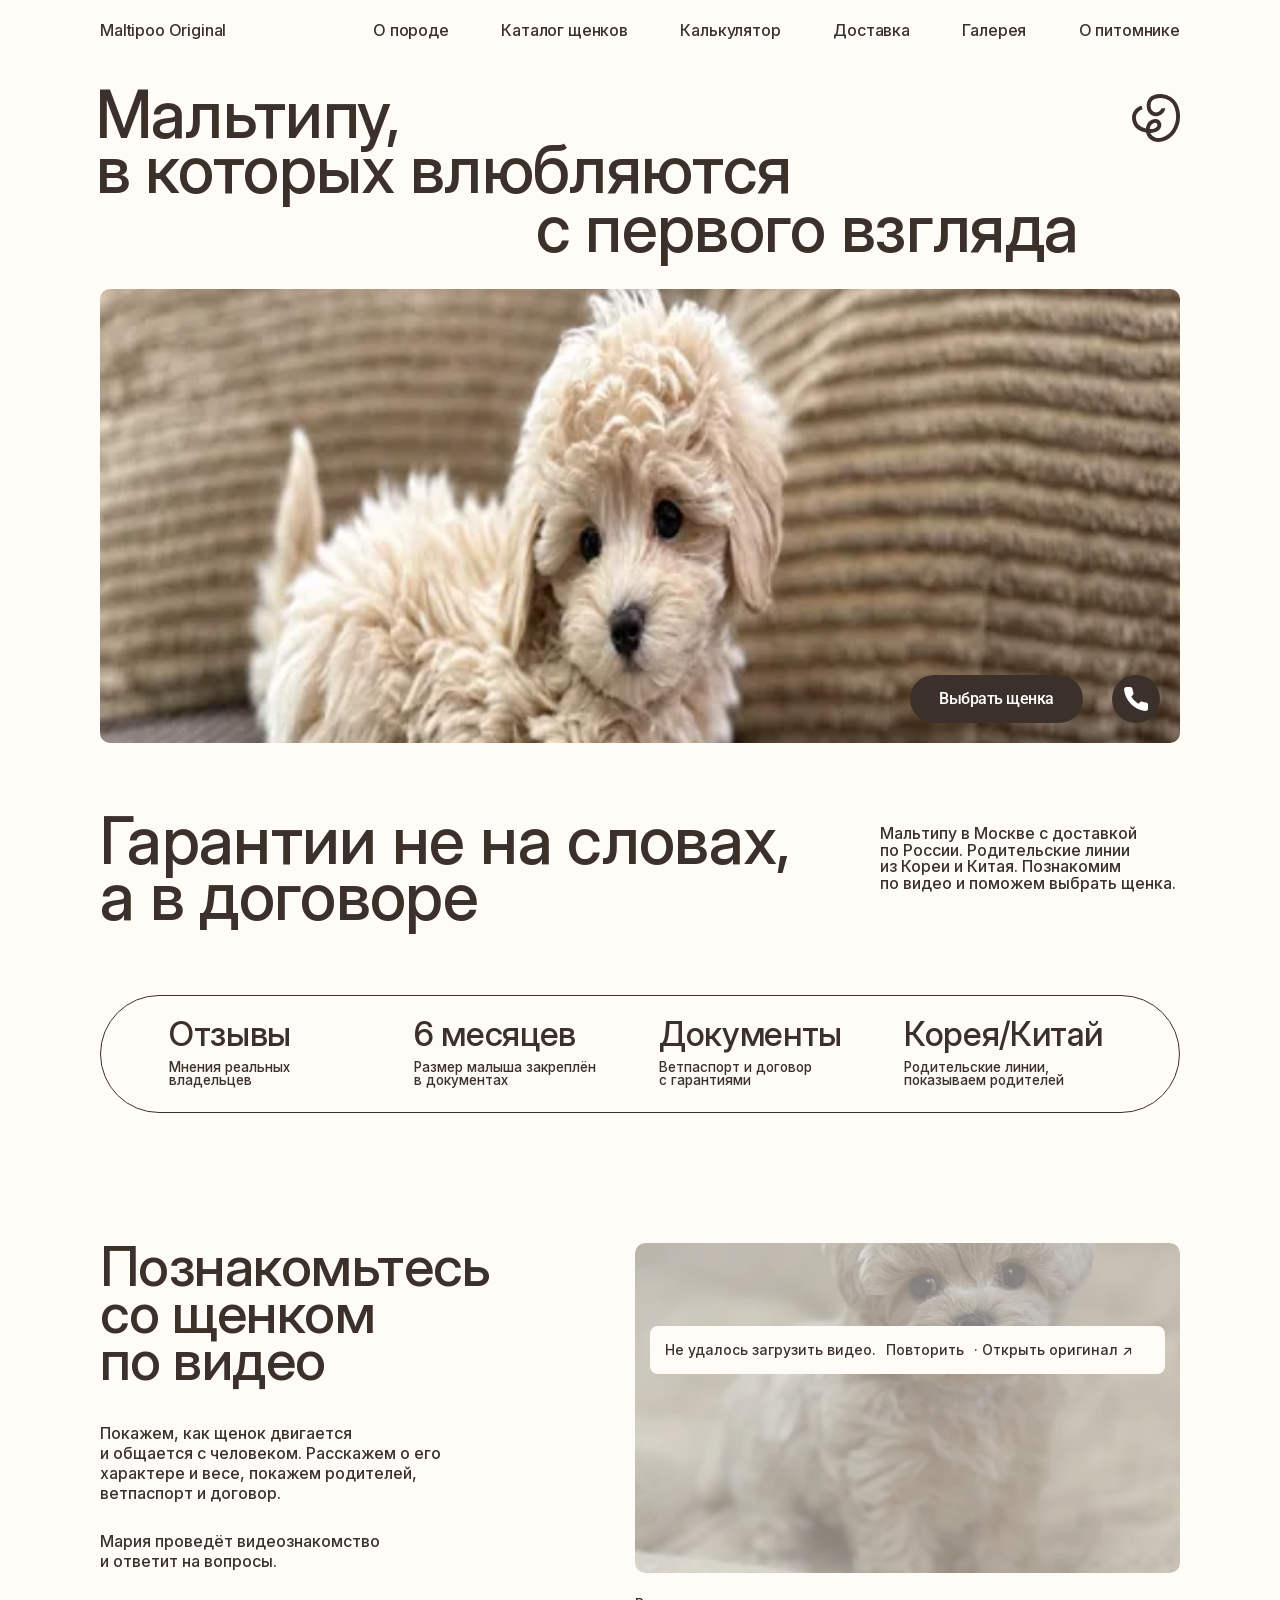
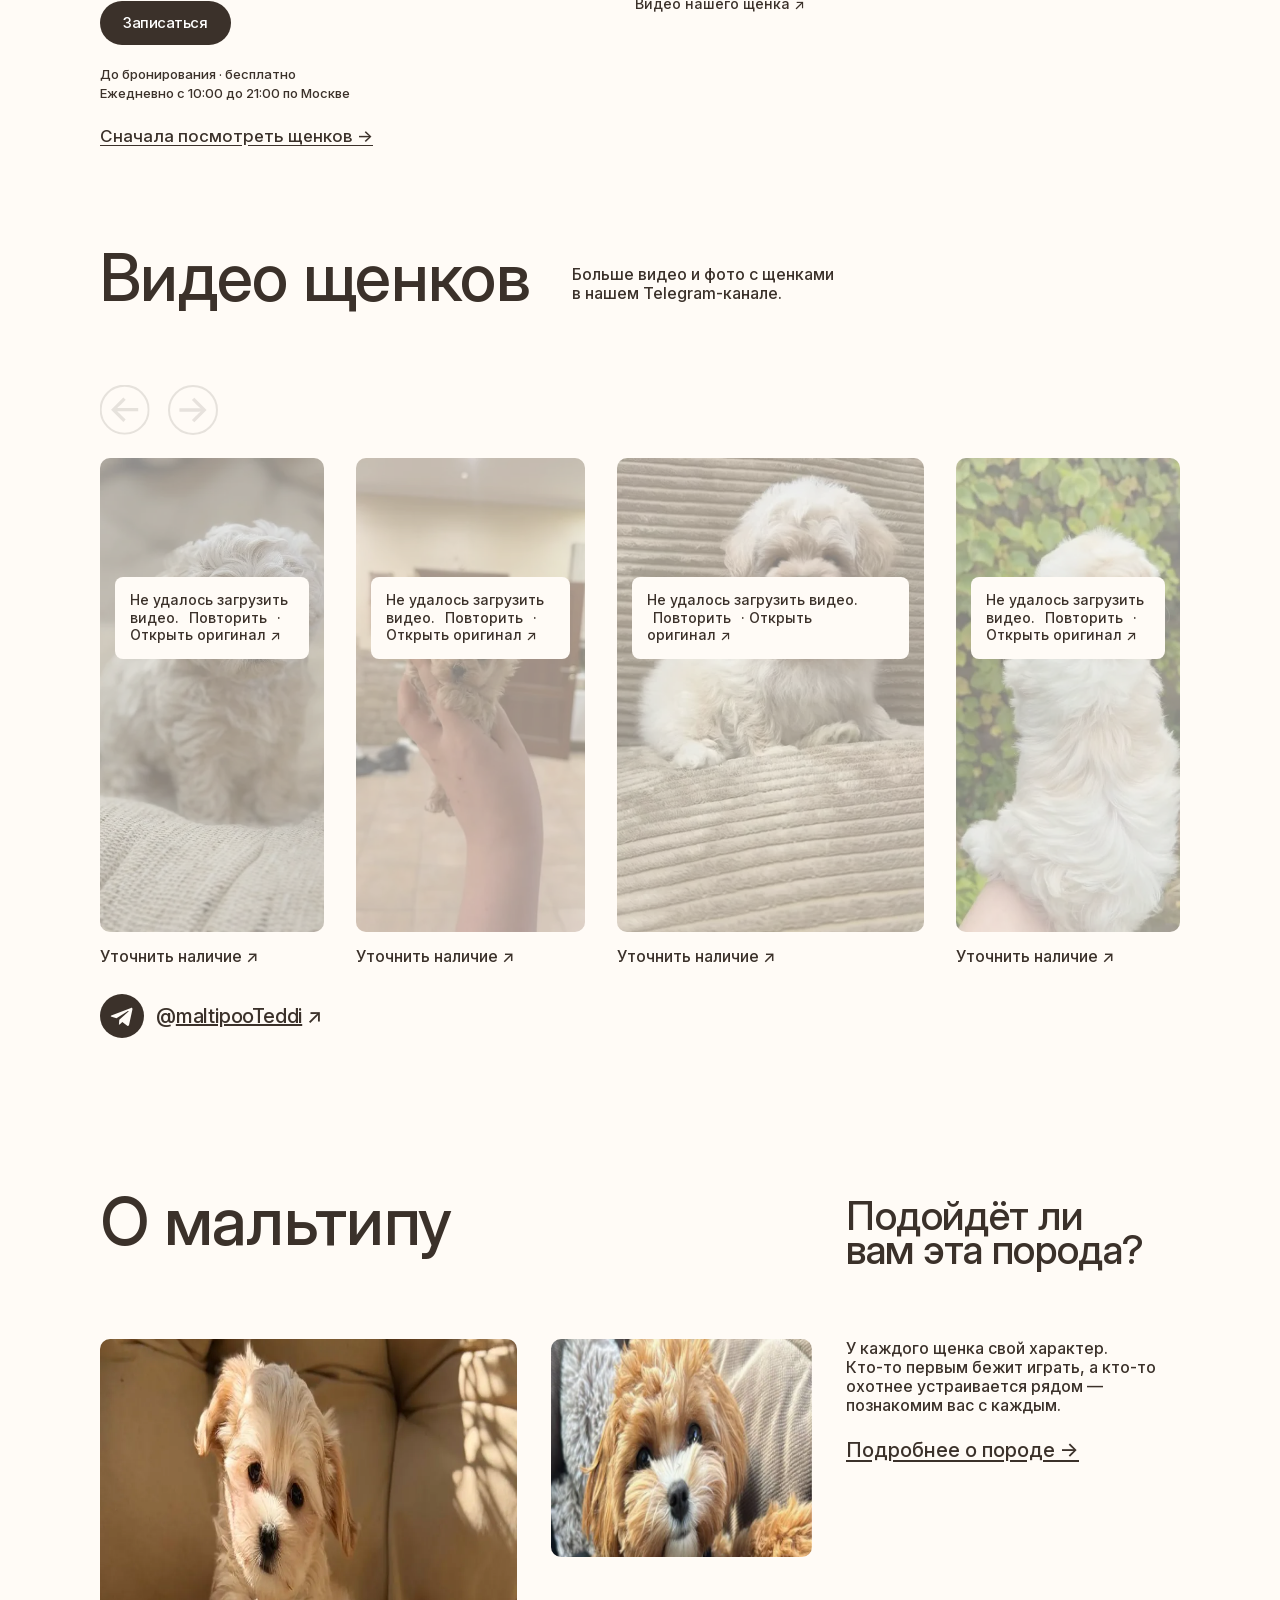
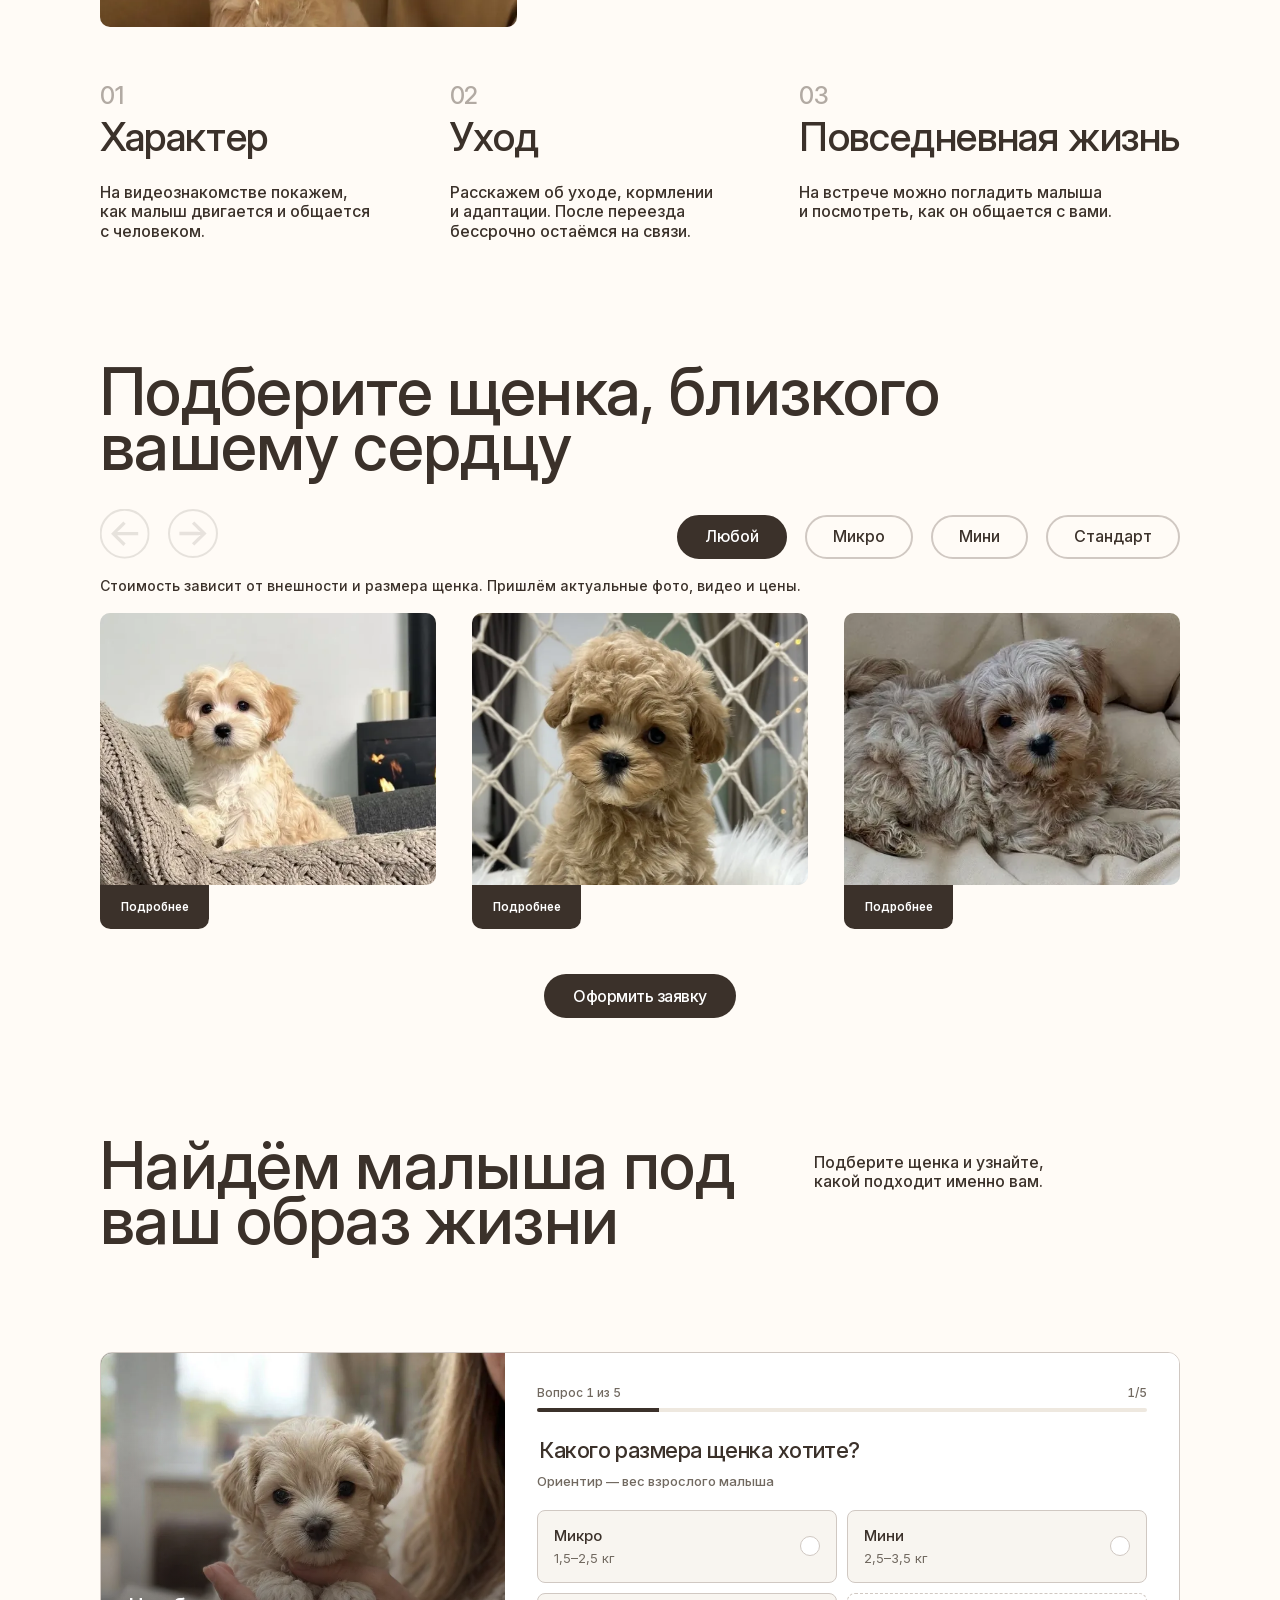
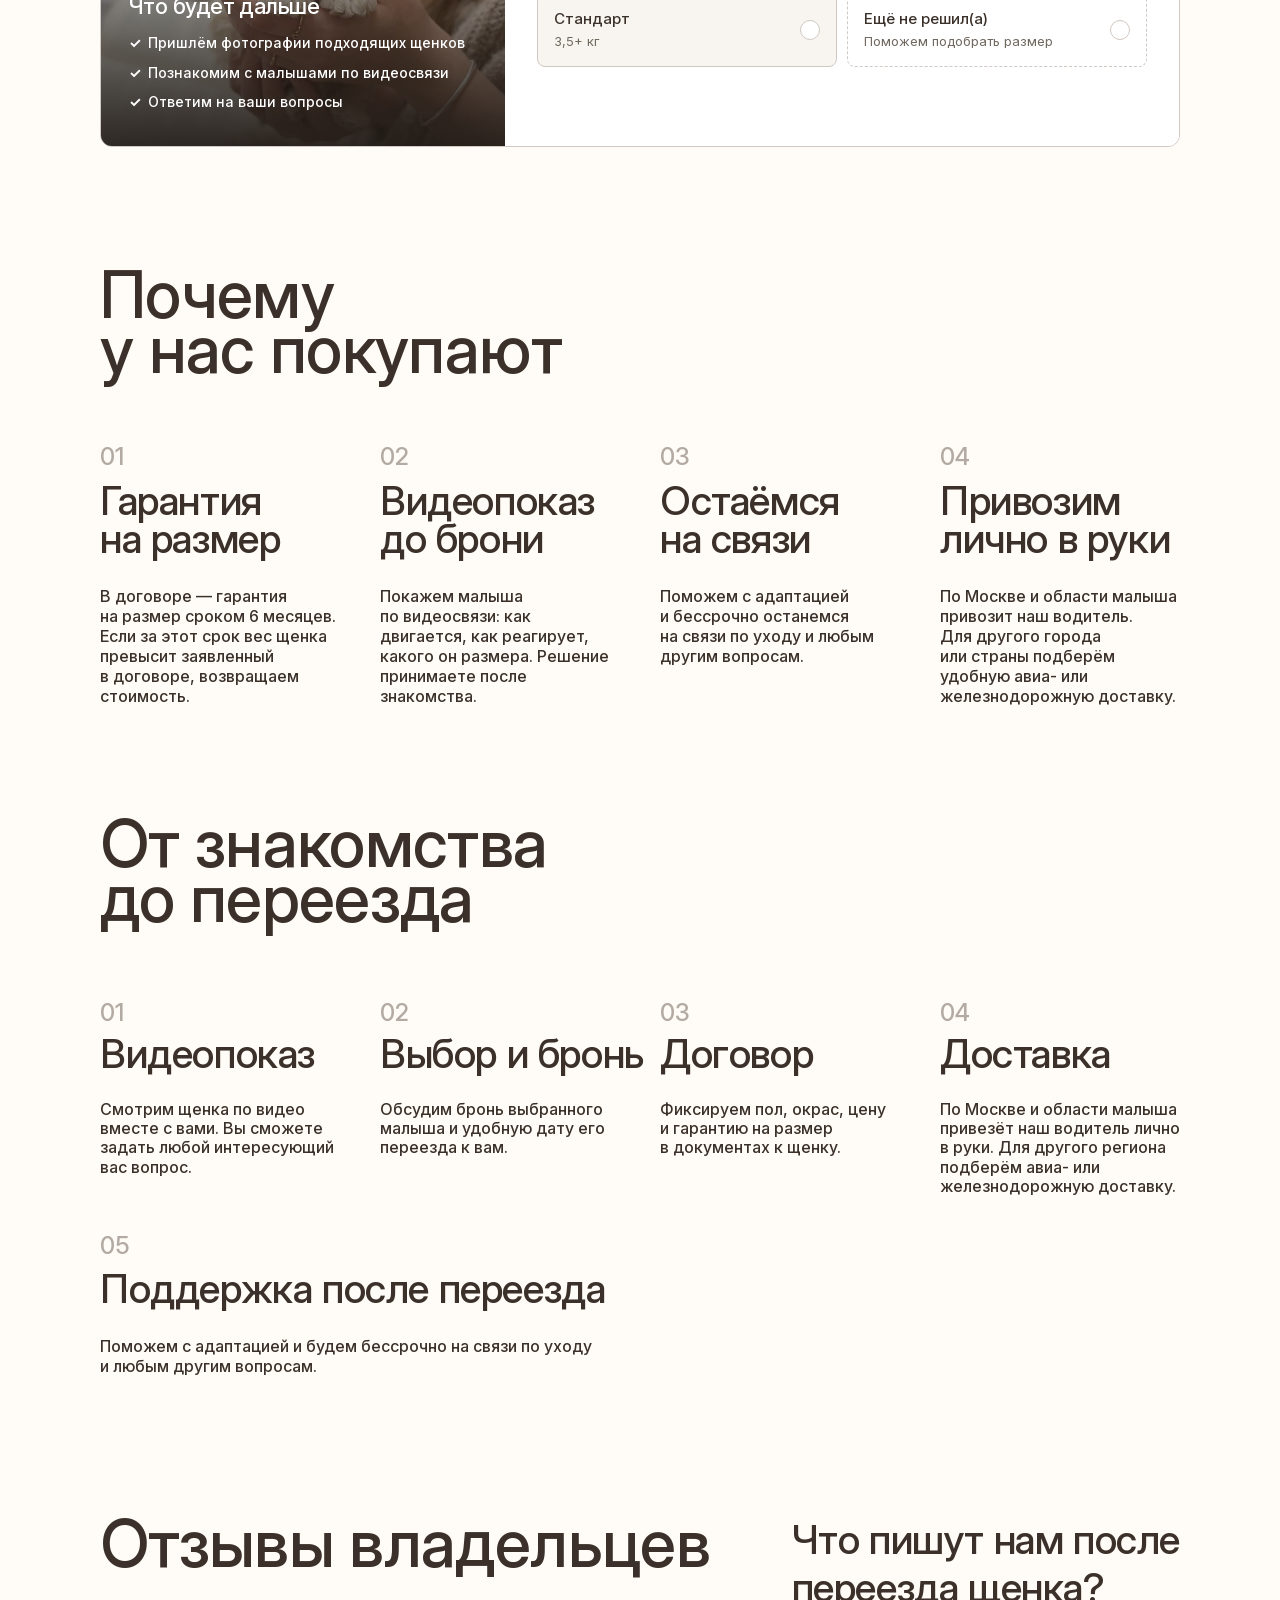
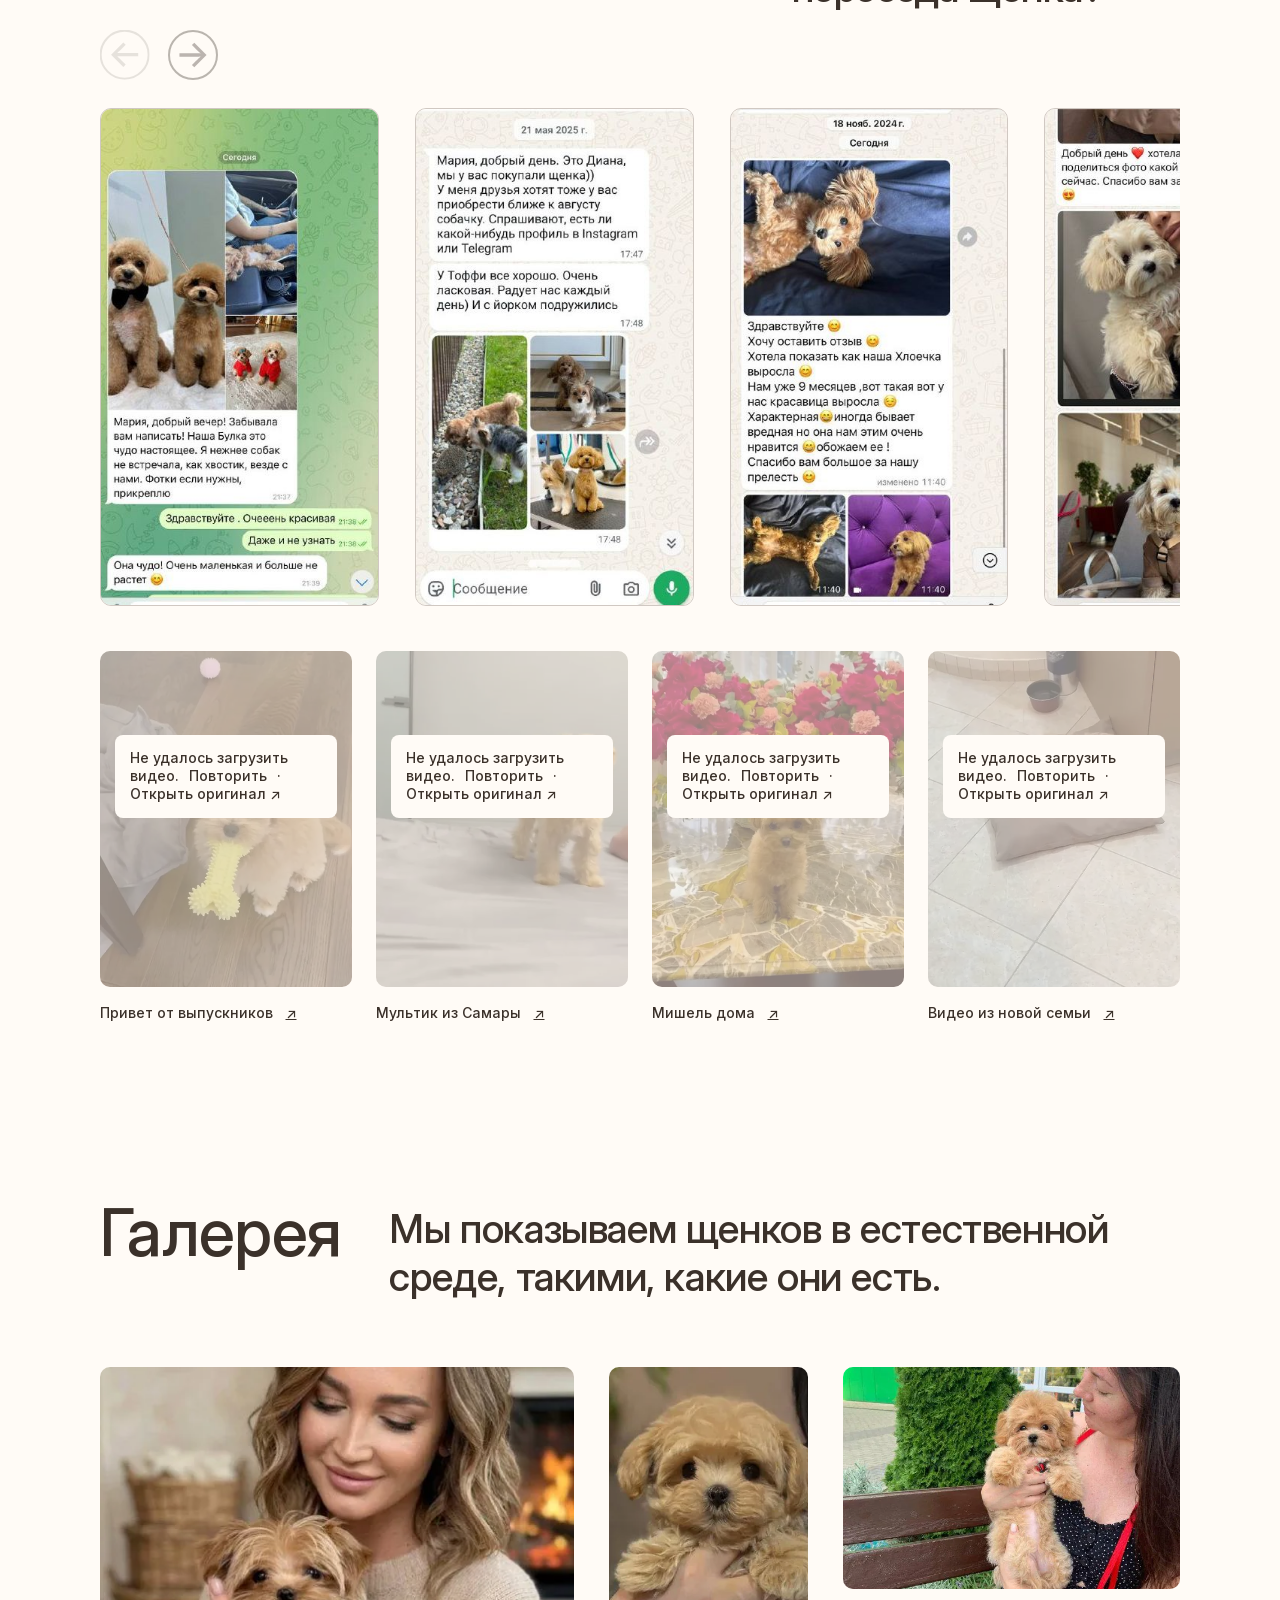
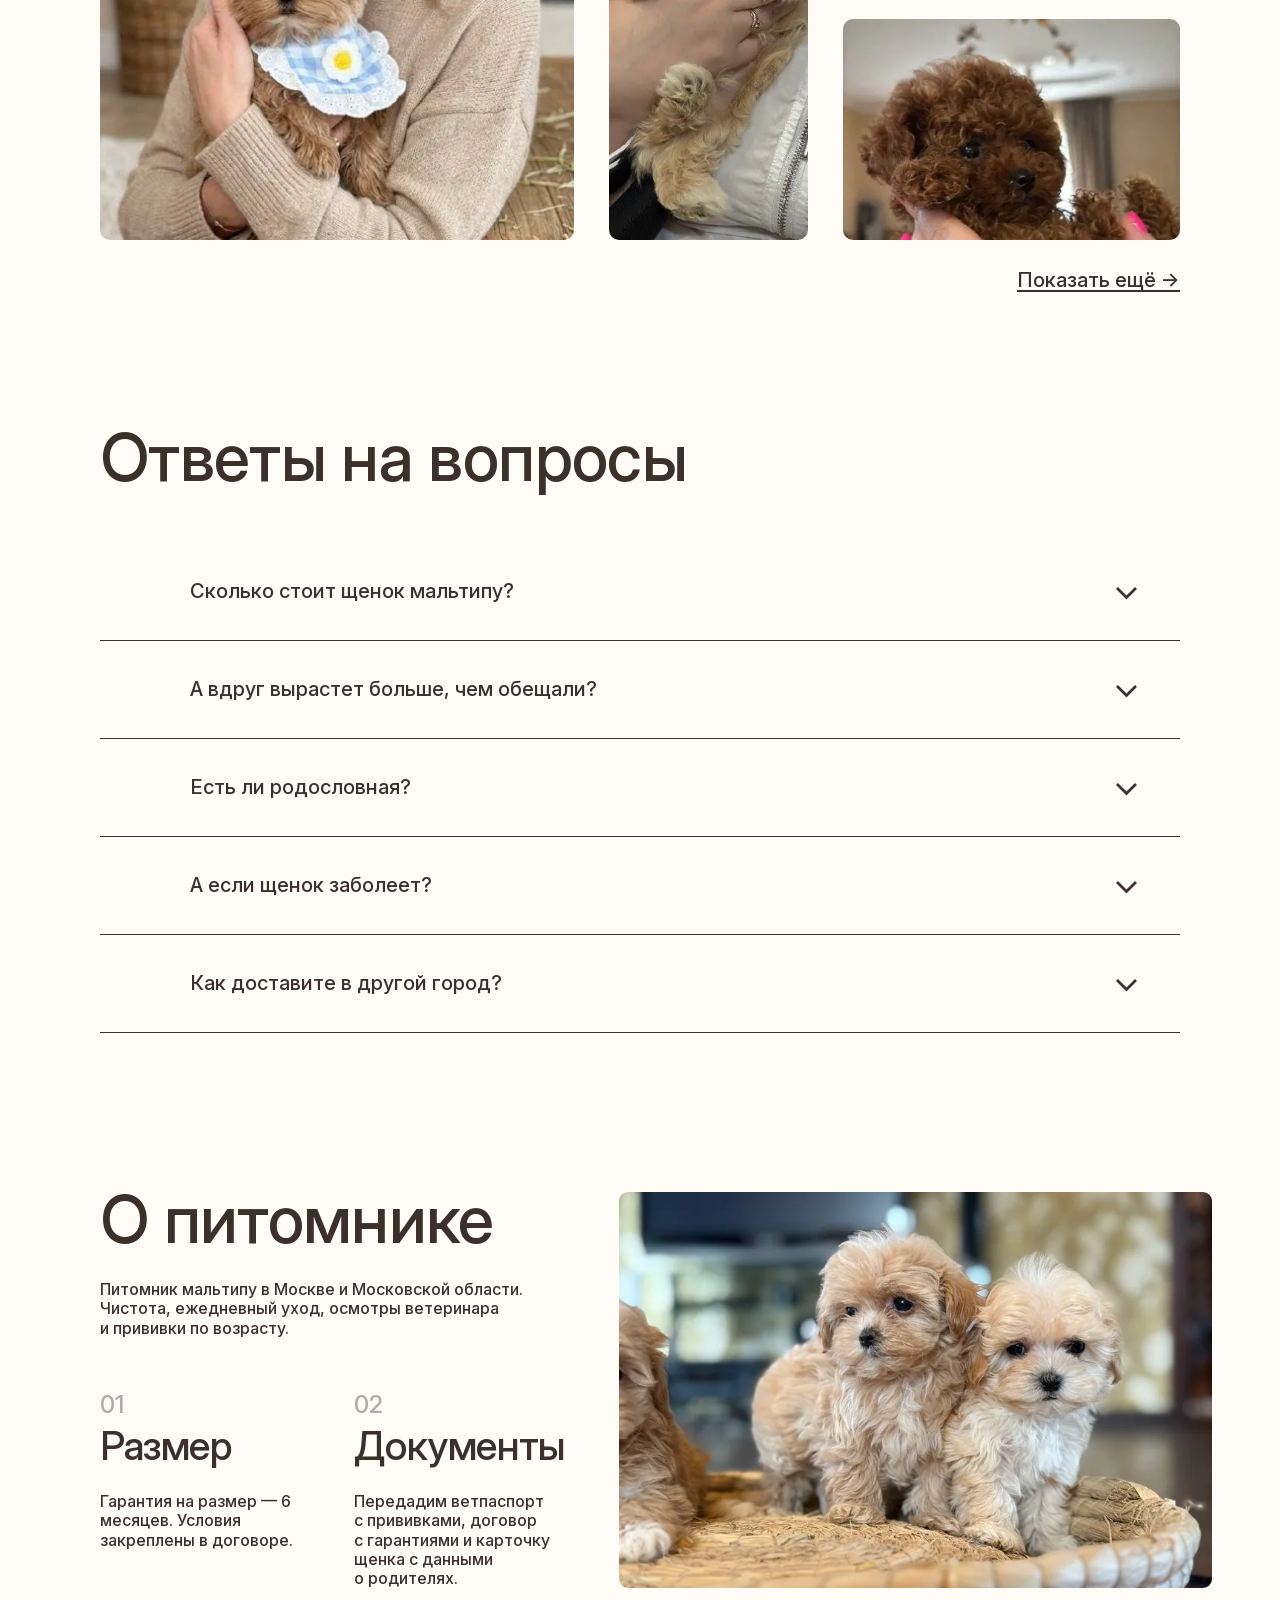
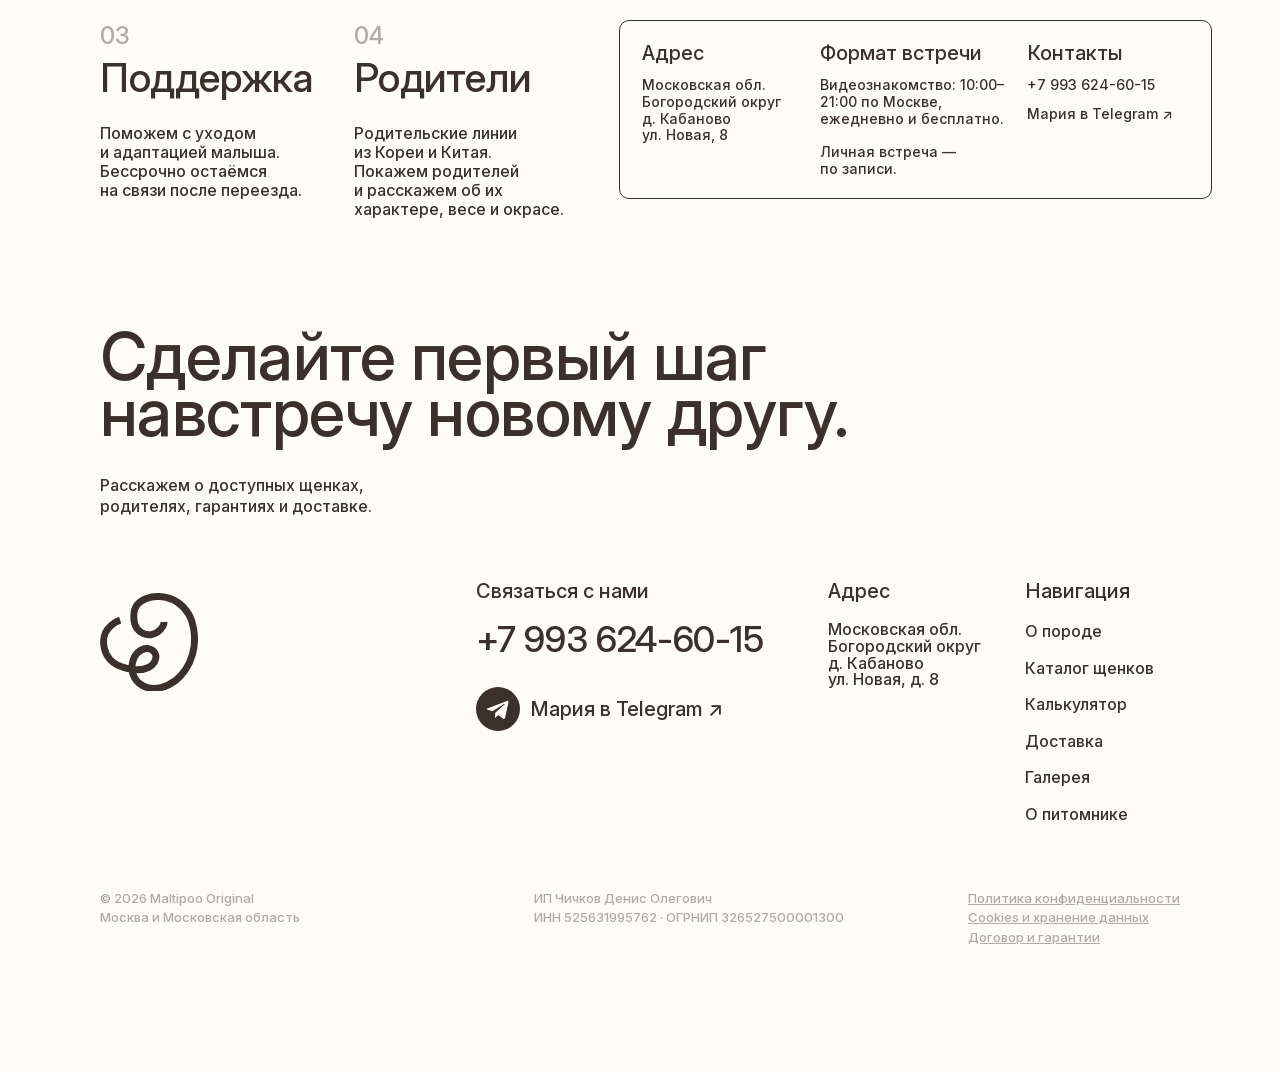
<file: index.html>
<!doctype html>
<html lang="ru"><head><meta charset="utf-8"><meta name="viewport" content="width=device-width,initial-scale=1"><meta name="robots" content="noindex,nofollow"><meta name="theme-color" content="#fffbf6"><title>Maltipoo Original — щенки мальтипу в Москве</title><meta name="description" content="Мальтипу мини и микро. Фото щенков, видеознакомство, договор и доставка. Maltipoo Original — Москва и Московская область."><link rel="icon" href="./assets/optimized/imgVector-6d74f1.svg"><link rel="stylesheet" href="./assets/optimized/fonts.css"><link rel="stylesheet" href="styles.css?v=6.6.1"><link rel="preload" as="font" type="font/woff2" href="./assets/optimized/InterVariable.woff2" crossorigin><link rel="preload" as="image" href="./assets/optimized/img54133589218606372301-c66da4-800.webp" imagesrcset="./assets/optimized/img54133589218606372301-c66da4-480.webp 480w, ./assets/optimized/img54133589218606372301-c66da4-800.webp 800w, ./assets/optimized/img54133589218606372301-c66da4-1024.webp 1024w" imagesizes="(max-width: 600px) calc(100vw - 36px), (max-width: 900px) calc(100vw - 64px), (max-width: 1250px) calc(100vw - 100px), 1240px" fetchpriority="high"><script src="app.js?v=6.6" defer></script></head><body>
<a class="skip-link" href="#main">Перейти к содержанию</a>
<header class="header wrap"><a class="brand" href="#top">Maltipoo Original</a><nav id="navigation" aria-label="Главная навигация"><a href="#breed">О породе</a><a href="#puppies">Каталог щенков</a><a href="#selection">Калькулятор</a><a href="#delivery">Доставка</a><a href="#gallery">Галерея</a><a href="#address">О питомнике</a></nav><button class="menu-toggle" type="button" aria-label="Открыть меню" aria-expanded="false" aria-controls="navigation"><span></span><span></span></button></header>
<main id="main"><section class="hero wrap" id="top" aria-labelledby="hero-heading"><div class="hero-heading"><h1 id="hero-heading"><span>Мальтипу,</span><span>в которых влюбляются</span><span>с первого взгляда</span></h1><img src="./assets/optimized/imgVector-6d74f1.svg" alt="" class="hero-mark"></div><div class="hero-photo"><img src="./assets/optimized/img54133589218606372301-c66da4-800.webp" alt="Кремовый щенок мальтипу на диване" class="" width="1024" height="768" decoding="async" srcset="./assets/optimized/img54133589218606372301-c66da4-480.webp 480w, ./assets/optimized/img54133589218606372301-c66da4-800.webp 800w, ./assets/optimized/img54133589218606372301-c66da4-1024.webp 1024w" sizes="(max-width: 600px) calc(100vw - 36px), (max-width: 900px) calc(100vw - 64px), (max-width: 1250px) calc(100vw - 100px), 1240px" loading="eager" fetchpriority="high"><div class="hero-actions"><a class="button hero-button" href="#puppies">Выбрать щенка</a><a class="hero-call" href="tel:+79936246015" aria-label="Позвонить Марии"><img src="./assets/optimized/imgGroup963-515960.svg" alt="" class=""></a></div></div><div class="guarantees" id="guarantees"><div class="guarantee-heading"><h2>Гарантии не на словах, <br> а в договоре</h2><p>Мальтипу в Москве с доставкой по России. Родительские линии из Кореи и Китая. Познакомим по видео и поможем выбрать щенка.</p></div><div class="fact-pill"><a href="#reviews"><strong>Отзывы</strong><span>Мнения реальных <br> владельцев</span></a><a href="#address"><strong>6 месяцев</strong><span>Размер малыша закреплён <br> в документах</span></a><a href="#address"><strong>Документы</strong><span>Ветпаспорт и договор <br> с гарантиями</span></a><a href="#address"><strong>Корея/Китай</strong><span>Родительские линии, <br> показываем родителей</span></a></div></div></section>
<section class="meeting wrap" id="meeting"><div class="meeting-copy"><h2>Познакомьтесь <br> со щенком по видео</h2><p>Покажем, как щенок двигается и общается с человеком. Расскажем о его характере и весе, покажем родителей, ветпаспорт и договор.</p><p class="meeting-person">Мария проведёт видеознакомство и ответит на вопросы.</p><button class="button" type="button" data-consultation>Записаться</button><p class="meeting-time">До бронирования · бесплатно <br> Ежедневно с 10:00 до 21:00 по Москве</p><a class="text-link" href="#puppies">Сначала посмотреть щенков →</a></div><figure class="meeting-video"><div class="video-shell"><video data-fallback="https://t.me/maltipooTeddi/1750" muted loop playsinline preload="none" data-poster="./assets/optimized/tg-1750-photo-01-f98316-600.webp" aria-label="Видео щенка"><source data-src="./assets/optimized/tg-1750-video-d6b8e0.mp4" type="video/mp4"></video></div><figcaption><a href="https://t.me/maltipooTeddi/1750" target="_blank" rel="noopener noreferrer">Видео нашего щенка ↗</a></figcaption></figure></section>
<section class="puppies wrap" id="videos"><div class="heading-row"><h2>Видео щенков</h2><p>Больше видео и фото с щенками <br> в нашем Telegram-канале.</p></div><div class="rail-controls"><button type="button" data-rail="puppy-rail" data-direction="-1" aria-label="Предыдущие фотографии"><img src="./assets/optimized/imgGroup974-f25e73.svg" alt="" class="previous" loading="lazy"></button><button type="button" data-rail="puppy-rail" data-direction="1" aria-label="Следующие фотографии"><img src="./assets/optimized/imgGroup974-f25e73.svg" alt="" class="" loading="lazy"></button></div><div class="puppy-rail" id="puppy-rail"><figure class="puppy-tile puppy-tile-1"><div class="puppy-video"><video data-fallback="https://t.me/maltipooTeddi/1750" muted loop playsinline preload="none" data-poster="./assets/optimized/tg-1750-photo-01-f98316-600.webp" aria-label="Видео щенка мальтипу"><source data-src="./assets/optimized/tg-1750-video-d6b8e0.mp4" type="video/mp4"></video></div><figcaption><a href="https://t.me/mariya_robbi" data-inquire="https://t.me/maltipooTeddi/1750" target="_blank" rel="noopener noreferrer">Уточнить наличие ↗</a></figcaption></figure><figure class="puppy-tile puppy-tile-2"><div class="puppy-video"><video data-fallback="https://t.me/maltipooTeddi/1788" muted loop playsinline preload="none" data-poster="./assets/optimized/tg-1788-3610bb-464.webp" aria-label="Мальчик · супермикро"><source data-src="./assets/optimized/tg-1788-video-9cc77a.mp4" type="video/mp4"></video></div><figcaption><a href="https://t.me/mariya_robbi" data-inquire="https://t.me/maltipooTeddi/1788" target="_blank" rel="noopener noreferrer">Уточнить наличие ↗</a></figcaption></figure><figure class="puppy-tile puppy-tile-3"><div class="puppy-video"><video data-fallback="https://t.me/maltipooTeddi/1786" muted loop playsinline preload="none" data-poster="./assets/optimized/tg-1786-12d1b1-464.webp" aria-label="Видео щенка мальтипу"><source data-src="./assets/optimized/tg-1786-video-4f61f4.mp4" type="video/mp4"></video></div><figcaption><a href="https://t.me/mariya_robbi" data-inquire="https://t.me/maltipooTeddi/1786" target="_blank" rel="noopener noreferrer">Уточнить наличие ↗</a></figcaption></figure><figure class="puppy-tile puppy-tile-4"><div class="puppy-video"><video data-fallback="https://t.me/maltipooTeddi/1785" muted loop playsinline preload="none" data-poster="./assets/optimized/tg-1785-996e6f-464.webp" aria-label="Девочка · стандарт"><source data-src="./assets/optimized/tg-1785-video-dd91f7.mp4" type="video/mp4"></video></div><figcaption><a href="https://t.me/mariya_robbi" data-inquire="https://t.me/maltipooTeddi/1785" target="_blank" rel="noopener noreferrer">Уточнить наличие ↗</a></figcaption></figure></div><div class="telegram-note"><a href="https://t.me/maltipooTeddi" target="_blank" rel="noopener noreferrer"><svg class="telegram-icon" width="44" height="44" viewBox="0 0 44 44" fill="none" aria-hidden="true" focusable="false"><circle cx="22" cy="22" r="22" fill="currentColor"/><path d="M11.3 21.5 31 13.9c.9-.3 1.7.2 1.4 1.6l-3.3 15.3c-.2 1.1-.9 1.4-1.8.9l-5-3.7-2.4 2.3c-.3.3-.5.5-1 .5l.4-5.1 9.2-8.3c.4-.4-.1-.6-.6-.3l-11.4 7.2-4.9-1.5c-1.1-.4-1.1-1 .1-1.5Z" fill="var(--paper)"/></svg><span>@<u>maltipooTeddi</u> ↗</span></a></div></section>
<section class="breed wrap" id="breed"><div class="breed-grid"><h2>О мальтипу</h2><h3>Подойдёт ли <br> вам эта порода?</h3><figure class="breed-wide"><img src="./assets/optimized/img52422603311684737011-0ee641-768.webp" alt="Светлый мальтипу на диване" class="" loading="lazy" width="768" height="1024" decoding="async" srcset="./assets/optimized/img52422603311684737011-0ee641-480.webp 480w, ./assets/optimized/img52422603311684737011-0ee641-768.webp 768w" sizes="(max-width: 600px) 90vw, (max-width: 900px) 50vw, 640px"></figure><figure class="breed-small"><img src="./assets/optimized/img53212320752286476978-f56441-576.webp" alt="Мальтипу с игрушкой" class="" loading="lazy" width="576" height="1024" decoding="async" srcset="./assets/optimized/img53212320752286476978-f56441-480.webp 480w, ./assets/optimized/img53212320752286476978-f56441-576.webp 576w" sizes="(max-width: 600px) 90vw, (max-width: 900px) 50vw, 640px"></figure><div class="breed-copy"><p>У каждого щенка свой характер.</p><p>Кто-то первым бежит играть, а кто-то охотнее устраивается рядом — познакомим вас с каждым.</p><a class="text-link" href="#breed-details">Подробнее о породе →</a></div></div><div class="breed-details" id="breed-details"><article><span class="number">01</span><h3>Характер</h3><p>На видеознакомстве покажем, как малыш двигается и общается с человеком.</p></article><article><span class="number">02</span><h3>Уход</h3><p>Расскажем об уходе, кормлении и адаптации. После переезда бессрочно остаёмся на связи.</p></article><article><span class="number">03</span><h3>Повседневная жизнь</h3><p>На встрече можно погладить малыша и посмотреть, как он общается с вами.</p></article></div></section>
<section class="catalog wrap" id="puppies"><h2>Подберите щенка, близкого <br> вашему сердцу</h2><div class="catalog-toolbar"><div class="rail-controls"><button type="button" data-rail="catalog-rail" data-direction="-1" aria-label="Предыдущие фотографии"><img src="./assets/optimized/imgGroup974-f25e73.svg" alt="" class="previous" loading="lazy"></button><button type="button" data-rail="catalog-rail" data-direction="1" aria-label="Следующие фотографии"><img src="./assets/optimized/imgGroup974-f25e73.svg" alt="" class="" loading="lazy"></button></div><div class="catalog-filters" aria-label="Желаемый размер"><button type="button" class="active" data-size="Любой" aria-pressed="true">Любой</button><button type="button" data-size="Микро" aria-pressed="false">Микро</button><button type="button" data-size="Мини" aria-pressed="false">Мини</button><button type="button" data-size="Стандарт" aria-pressed="false">Стандарт</button></div></div><p class="catalog-price">Стоимость зависит от внешности и размера щенка. Пришлём актуальные фото, видео и цены.</p><div class="catalog-rail" id="catalog-rail"><article class="catalog-card catalog-card-1"><button class="photo-button " type="button" data-lightbox="./assets/optimized/imgImg202608132051191-ae6be0-960.webp" data-caption="Щенок мальтипу" data-group="catalog" aria-label="Открыть фото: Щенок мальтипу"><img src="./assets/optimized/imgImg202608132051191-ae6be0-800.webp" alt="Щенок мальтипу" class="" loading="lazy" width="960" height="1280" decoding="async" srcset="./assets/optimized/imgImg202608132051191-ae6be0-480.webp 480w, ./assets/optimized/imgImg202608132051191-ae6be0-800.webp 800w, ./assets/optimized/imgImg202608132051191-ae6be0-960.webp 960w" sizes="(max-width: 600px) 90vw, (max-width: 900px) 50vw, 640px"></button><button class="card-detail" type="button" data-card-details>Подробнее</button></article><article class="catalog-card catalog-card-2"><button class="photo-button " type="button" data-lightbox="./assets/optimized/imgImg202608132011412-bd8c59-960.webp" data-caption="Щенок мальтипу" data-group="catalog" aria-label="Открыть фото: Щенок мальтипу"><img src="./assets/optimized/imgImg202608132011412-bd8c59-800.webp" alt="Щенок мальтипу" class="" loading="lazy" width="960" height="1280" decoding="async" srcset="./assets/optimized/imgImg202608132011412-bd8c59-480.webp 480w, ./assets/optimized/imgImg202608132011412-bd8c59-800.webp 800w, ./assets/optimized/imgImg202608132011412-bd8c59-960.webp 960w" sizes="(max-width: 600px) 90vw, (max-width: 900px) 50vw, 640px"></button><button class="card-detail" type="button" data-card-details>Подробнее</button></article><article class="catalog-card catalog-card-3"><button class="photo-button " type="button" data-lightbox="./assets/optimized/imgImg202608132052123-08cc5d-960.webp" data-caption="Щенок мальтипу" data-group="catalog" aria-label="Открыть фото: Щенок мальтипу"><img src="./assets/optimized/imgImg202608132052123-08cc5d-800.webp" alt="Щенок мальтипу" class="" loading="lazy" width="960" height="1280" decoding="async" srcset="./assets/optimized/imgImg202608132052123-08cc5d-480.webp 480w, ./assets/optimized/imgImg202608132052123-08cc5d-800.webp 800w, ./assets/optimized/imgImg202608132052123-08cc5d-960.webp 960w" sizes="(max-width: 600px) 90vw, (max-width: 900px) 50vw, 640px"></button><button class="card-detail" type="button" data-card-details>Подробнее</button></article></div><div class="catalog-bottom"><a class="button" href="#selection">Оформить заявку</a></div></section>
<section class="selection wrap" id="selection"><div class="heading-row"><h2>Найдём малыша под <br> ваш образ жизни</h2><p>Подберите щенка и узнайте, <br> какой подходит именно вам.</p></div><div class="selection-panel quiz-live"><aside class="quiz-side"><img src="./assets/optimized/people-5-9c1c2f-800.webp" alt="Щенок мальтипу на руках" loading="lazy" width="800" height="761" decoding="async" srcset="./assets/optimized/people-5-9c1c2f-480.webp 480w, ./assets/optimized/people-5-9c1c2f-800.webp 800w" sizes="(max-width: 980px) 1px, 38vw"><div class="quiz-side-content"><h3>Что будет дальше</h3><ul><li>Пришлём фотографии подходящих щенков</li><li>Познакомим с малышами по видеосвязи</li><li>Ответим на ваши вопросы</li></ul></div></aside><div class="quiz-content"><div class="quiz-progress"><div class="quiz-progress-row"><span id="quiz-progress" aria-live="polite"></span><span id="quiz-progress-count">1/5</span></div><progress id="quiz-progress-bar" max="5" value="1" aria-label="Прогресс подбора"></progress></div><div id="quiz-stage"></div><p id="quiz-error" class="error" role="alert" hidden>Выберите один из вариантов.</p><div class="quiz-navigation" id="quiz-navigation"><button type="button" class="quiz-back" id="quiz-back" hidden>← Назад</button></div></div></div></section>
<section class="trust wrap" id="trust"><h2>Почему <br> у нас покупают</h2><div class="trust-grid"><article><span class="number">01</span><h3>Гарантия <br> на размер</h3><p>В договоре — гарантия на размер сроком 6 месяцев. Если за этот срок вес щенка превысит заявленный в договоре, возвращаем стоимость.</p></article><article><span class="number">02</span><h3>Видеопоказ <br> до брони</h3><p>Покажем малыша по видеосвязи: как двигается, как реагирует, какого он размера. Решение принимаете после знакомства.</p></article><article><span class="number">03</span><h3>Остаёмся <br> на связи</h3><p>Поможем с адаптацией и бессрочно останемся на связи по уходу и любым другим вопросам.</p></article><article id="delivery"><span class="number">04</span><h3>Привозим <br> лично в руки</h3><p>По Москве и области малыша привозит наш водитель. Для другого города или страны подберём удобную авиа- или железнодорожную доставку.</p></article></div></section>
<section class="steps wrap" id="how"><h2>От знакомства <br> до переезда</h2><div class="steps-grid"><article><span class="number">01</span><h3>Видеопоказ</h3><p>Смотрим щенка по видео вместе с вами. Вы сможете задать любой интересующий вас вопрос.</p></article><article><span class="number">02</span><h3>Выбор и бронь</h3><p>Обсудим бронь выбранного малыша и удобную дату его переезда к вам.</p></article><article><span class="number">03</span><h3>Договор</h3><p>Фиксируем пол, окрас, цену и гарантию на размер в документах к щенку.</p></article><article><span class="number">04</span><h3>Доставка</h3><p>По Москве и области малыша привезёт наш водитель лично в руки. Для другого региона подберём авиа- или железнодорожную доставку.</p></article></div><div class="aftercare"><span class="number">05</span><h3>Поддержка после переезда</h3><p>Поможем с адаптацией и будем бессрочно на связи по уходу и любым другим вопросам.</p></div></section>
<section class="reviews wrap" id="reviews"><div class="heading-row"><h2>Отзывы владельцев</h2><p class="large-caption">Что пишут нам после <br> переезда щенка?</p></div><div class="rail-controls"><button type="button" data-rail="review-rail" data-direction="-1" aria-label="Предыдущие фотографии"><img src="./assets/optimized/imgGroup974-f25e73.svg" alt="" class="previous" loading="lazy"></button><button type="button" data-rail="review-rail" data-direction="1" aria-label="Следующие фотографии"><img src="./assets/optimized/imgGroup974-f25e73.svg" alt="" class="" loading="lazy"></button></div><div class="review-rail" id="review-rail"><button class="review-photo photo-button" type="button" style="--review-ratio:0.557576" data-lightbox="./assets/optimized/otzyv-1-5b2176-368.webp" data-caption="О Булке" data-group="reviews" aria-label="Открыть отзыв: О Булке"><img src="./assets/optimized/otzyv-1-5b2176-368.webp" alt="О Булке — оригинальный отзыв владельца" loading="lazy" width="368" height="660" decoding="async" srcset="./assets/optimized/otzyv-1-5b2176-368.webp 368w" sizes="(max-width: 600px) 90vw, (max-width: 900px) 50vw, 640px"></button><button class="review-photo photo-button" type="button" style="--review-ratio:0.559091" data-lightbox="./assets/optimized/otzyv-2-74870e-369.webp" data-caption="О Тоффи" data-group="reviews" aria-label="Открыть отзыв: О Тоффи"><img src="./assets/optimized/otzyv-2-74870e-369.webp" alt="О Тоффи — оригинальный отзыв владельца" loading="lazy" width="369" height="660" decoding="async" srcset="./assets/optimized/otzyv-2-74870e-369.webp 369w" sizes="(max-width: 600px) 90vw, (max-width: 900px) 50vw, 640px"></button><button class="review-photo photo-button" type="button" style="--review-ratio:0.556061" data-lightbox="./assets/optimized/otzyv-3-7ef1de-367.webp" data-caption="Хлое 9 месяцев" data-group="reviews" aria-label="Открыть отзыв: Хлое 9 месяцев"><img src="./assets/optimized/otzyv-3-7ef1de-367.webp" alt="Хлое 9 месяцев — оригинальный отзыв владельца" loading="lazy" width="367" height="660" decoding="async" srcset="./assets/optimized/otzyv-3-7ef1de-367.webp 367w" sizes="(max-width: 600px) 90vw, (max-width: 900px) 50vw, 640px"></button><button class="review-photo photo-button" type="button" style="--review-ratio:0.557576" data-lightbox="./assets/optimized/otzyv-4-9673b0-368.webp" data-caption="Мики подрос" data-group="reviews" aria-label="Открыть отзыв: Мики подрос"><img src="./assets/optimized/otzyv-4-9673b0-368.webp" alt="Мики подрос — оригинальный отзыв владельца" loading="lazy" width="368" height="660" decoding="async" srcset="./assets/optimized/otzyv-4-9673b0-368.webp 368w" sizes="(max-width: 600px) 90vw, (max-width: 900px) 50vw, 640px"></button><button class="review-photo photo-button" type="button" style="--review-ratio:0.84697" data-lightbox="./assets/optimized/otzyv-5-6c340a-559.webp" data-caption="Вместе почти 2 года" data-group="reviews" aria-label="Открыть отзыв: Вместе почти 2 года"><img src="./assets/optimized/otzyv-5-6c340a-559.webp" alt="Вместе почти 2 года — оригинальный отзыв владельца" loading="lazy" width="559" height="660" decoding="async" srcset="./assets/optimized/otzyv-5-6c340a-559.webp 559w" sizes="(max-width: 600px) 90vw, (max-width: 900px) 50vw, 640px"></button><button class="review-photo photo-button" type="button" style="--review-ratio:0.793939" data-lightbox="./assets/optimized/otzyv-6-8d231f-524.webp" data-caption="Сообщение о Мультике" data-group="reviews" aria-label="Открыть отзыв: Сообщение о Мультике"><img src="./assets/optimized/otzyv-6-8d231f-524.webp" alt="Сообщение о Мультике — оригинальный отзыв владельца" loading="lazy" width="524" height="660" decoding="async" srcset="./assets/optimized/otzyv-6-8d231f-524.webp 524w" sizes="(max-width: 600px) 90vw, (max-width: 900px) 50vw, 640px"></button><button class="review-photo photo-button" type="button" style="--review-ratio:0.622727" data-lightbox="./assets/optimized/otzyv-7-37114c-411.webp" data-caption="После дороги" data-group="reviews" aria-label="Открыть отзыв: После дороги"><img src="./assets/optimized/otzyv-7-37114c-411.webp" alt="После дороги — оригинальный отзыв владельца" loading="lazy" width="411" height="660" decoding="async" srcset="./assets/optimized/otzyv-7-37114c-411.webp 411w" sizes="(max-width: 600px) 90vw, (max-width: 900px) 50vw, 640px"></button><button class="review-photo photo-button" type="button" style="--review-ratio:0.557576" data-lightbox="./assets/optimized/otzyv-8-39531a-368.webp" data-caption="Первый день рождения" data-group="reviews" aria-label="Открыть отзыв: Первый день рождения"><img src="./assets/optimized/otzyv-8-39531a-368.webp" alt="Первый день рождения — оригинальный отзыв владельца" loading="lazy" width="368" height="660" decoding="async" srcset="./assets/optimized/otzyv-8-39531a-368.webp 368w" sizes="(max-width: 600px) 90vw, (max-width: 900px) 50vw, 640px"></button><button class="review-photo photo-button" type="button" style="--review-ratio:0.557576" data-lightbox="./assets/optimized/otzyv-9-ec1081-368.webp" data-caption="После первой стрижки" data-group="reviews" aria-label="Открыть отзыв: После первой стрижки"><img src="./assets/optimized/otzyv-9-ec1081-368.webp" alt="После первой стрижки — оригинальный отзыв владельца" loading="lazy" width="368" height="660" decoding="async" srcset="./assets/optimized/otzyv-9-ec1081-368.webp 368w" sizes="(max-width: 600px) 90vw, (max-width: 900px) 50vw, 640px"></button></div><div class="review-videos"><figure><div class="video-shell"><video data-fallback="https://maltipoo-original.com/videos/telegram-hq/graduate-65.mp4" data-review-video muted loop playsinline preload="none" data-poster="./assets/optimized/graduate-65-492e23-480.webp" aria-label="Привет от выпускников"><source data-src="./assets/optimized/graduate-65-1e90e9.mp4" type="video/mp4"></video></div><figcaption>Привет от выпускников <a href="https://maltipoo-original.com/videos/telegram-hq/graduate-65.mp4" target="_blank" rel="noopener noreferrer" aria-label="Открыть оригинал: Привет от выпускников">↗</a></figcaption></figure><figure><div class="video-shell"><video data-fallback="https://maltipoo-original.com/videos/telegram-hq/graduate-74.mp4" data-review-video muted loop playsinline preload="none" data-poster="./assets/optimized/graduate-74-8fec19-480.webp" aria-label="Мультик из Самары"><source data-src="./assets/optimized/graduate-74-52557b.mp4" type="video/mp4"></video></div><figcaption>Мультик из Самары <a href="https://maltipoo-original.com/videos/telegram-hq/graduate-74.mp4" target="_blank" rel="noopener noreferrer" aria-label="Открыть оригинал: Мультик из Самары">↗</a></figcaption></figure><figure><div class="video-shell"><video data-fallback="https://maltipoo-original.com/videos/telegram-hq/graduate-80.mp4" data-review-video muted loop playsinline preload="none" data-poster="./assets/optimized/graduate-80-4085f1-464.webp" aria-label="Мишель дома"><source data-src="./assets/optimized/graduate-80-98ba62.mp4" type="video/mp4"></video></div><figcaption>Мишель дома <a href="https://maltipoo-original.com/videos/telegram-hq/graduate-80.mp4" target="_blank" rel="noopener noreferrer" aria-label="Открыть оригинал: Мишель дома">↗</a></figcaption></figure><figure><div class="video-shell"><video data-fallback="https://maltipoo-original.com/videos/telegram-hq/graduate-39.mp4" data-review-video muted loop playsinline preload="none" data-poster="./assets/optimized/graduate-39-5f57ed-480.webp" aria-label="Видео из новой семьи"><source data-src="./assets/optimized/graduate-39-909d85.mp4" type="video/mp4"></video></div><figcaption>Видео из новой семьи <a href="https://maltipoo-original.com/videos/telegram-hq/graduate-39.mp4" target="_blank" rel="noopener noreferrer" aria-label="Открыть оригинал: Видео из новой семьи">↗</a></figcaption></figure></div></section>
<section class="gallery wrap" id="gallery"><div class="heading-row"><h2>Галерея</h2><p class="large-caption">Мы показываем щенков в естественной <br> среде, такими, какие они есть.</p></div><div class="gallery-grid"><button type="button" class="photo-button gallery-photo gallery-photo-1" data-lightbox="./assets/optimized/people-2-57cd64-480.webp" data-caption="Мальтипу — фото 1" data-group="gallery" aria-label="Открыть фото 1"><img src="./assets/optimized/people-2-57cd64-480.webp" width="480" height="800" alt="Мальтипу — фото 1" loading="lazy" decoding="async" srcset="./assets/optimized/people-2-57cd64-480.webp 480w" sizes="(max-width:600px) 50vw, 640px"></button><button type="button" class="photo-button gallery-photo gallery-photo-2" data-lightbox="./assets/optimized/people-1-3d30d2-800.webp" data-caption="Мальтипу — фото 2" data-group="gallery" aria-label="Открыть фото 2"><img src="./assets/optimized/people-1-3d30d2-800.webp" width="800" height="599" alt="Мальтипу — фото 2" loading="lazy" decoding="async" srcset="./assets/optimized/people-1-3d30d2-480.webp 480w, ./assets/optimized/people-1-3d30d2-800.webp 800w" sizes="(max-width:600px) 50vw, 640px"></button><button type="button" class="photo-button gallery-photo gallery-photo-3" data-lightbox="./assets/optimized/people-4-13b5cc-600.webp" data-caption="Мальтипу — фото 3" data-group="gallery" aria-label="Открыть фото 3"><img src="./assets/optimized/people-4-13b5cc-600.webp" width="600" height="800" alt="Мальтипу — фото 3" loading="lazy" decoding="async" srcset="./assets/optimized/people-4-13b5cc-480.webp 480w, ./assets/optimized/people-4-13b5cc-600.webp 600w" sizes="(max-width:600px) 50vw, 640px"></button><button type="button" class="photo-button gallery-photo gallery-photo-4" data-lightbox="./assets/optimized/maltipooTeddi-1572-50da8b-481.webp" data-caption="Мальтипу — фото 4" data-group="gallery" aria-label="Открыть фото 4"><img src="./assets/optimized/maltipooTeddi-1572-50da8b-481.webp" width="481" height="800" alt="Мальтипу — фото 4" loading="lazy" decoding="async" srcset="./assets/optimized/maltipooTeddi-1572-50da8b-480.webp 480w, ./assets/optimized/maltipooTeddi-1572-50da8b-481.webp 481w" sizes="(max-width:600px) 50vw, 640px"></button></div><div class="gallery-extra" id="gallery-extra" hidden><button type="button" class="photo-button" data-lightbox="./assets/optimized/people-5-9c1c2f-800.webp" data-caption="Мальтипу — фото 5" data-group="gallery" aria-label="Открыть фото 5"><img src="./assets/optimized/people-5-9c1c2f-800.webp" width="800" height="761" alt="Мальтипу — фото 5" loading="lazy" decoding="async" srcset="./assets/optimized/people-5-9c1c2f-480.webp 480w, ./assets/optimized/people-5-9c1c2f-800.webp 800w" sizes="(max-width:600px) 50vw, 640px"></button><button type="button" class="photo-button" data-lightbox="./assets/optimized/maltipooTeddi-1341-032b1b-600.webp" data-caption="Мальтипу — фото 6" data-group="gallery" aria-label="Открыть фото 6"><img src="./assets/optimized/maltipooTeddi-1341-032b1b-600.webp" width="600" height="800" alt="Мальтипу — фото 6" loading="lazy" decoding="async" srcset="./assets/optimized/maltipooTeddi-1341-032b1b-480.webp 480w, ./assets/optimized/maltipooTeddi-1341-032b1b-600.webp 600w" sizes="(max-width:600px) 50vw, 640px"></button><button type="button" class="photo-button" data-lightbox="./assets/optimized/people-8-afa6c3-600.webp" data-caption="Мальтипу — фото 7" data-group="gallery" aria-label="Открыть фото 7"><img src="./assets/optimized/people-8-afa6c3-600.webp" width="600" height="800" alt="Мальтипу — фото 7" loading="lazy" decoding="async" srcset="./assets/optimized/people-8-afa6c3-480.webp 480w, ./assets/optimized/people-8-afa6c3-600.webp 600w" sizes="(max-width:600px) 50vw, 640px"></button><button type="button" class="photo-button" data-lightbox="./assets/optimized/maltipooTeddi-1383-55b33f-635.webp" data-caption="Мальтипу — фото 8" data-group="gallery" aria-label="Открыть фото 8"><img src="./assets/optimized/maltipooTeddi-1383-55b33f-635.webp" width="635" height="800" alt="Мальтипу — фото 8" loading="lazy" decoding="async" srcset="./assets/optimized/maltipooTeddi-1383-55b33f-480.webp 480w, ./assets/optimized/maltipooTeddi-1383-55b33f-635.webp 635w" sizes="(max-width:600px) 50vw, 640px"></button><button type="button" class="photo-button" data-lightbox="./assets/optimized/people-3-933af9-600.webp" data-caption="Мальтипу — фото 9" data-group="gallery" aria-label="Открыть фото 9"><img src="./assets/optimized/people-3-933af9-600.webp" width="600" height="800" alt="Мальтипу — фото 9" loading="lazy" decoding="async" srcset="./assets/optimized/people-3-933af9-480.webp 480w, ./assets/optimized/people-3-933af9-600.webp 600w" sizes="(max-width:600px) 50vw, 640px"></button><button type="button" class="photo-button" data-lightbox="./assets/optimized/people-6-b71296-600.webp" data-caption="Мальтипу — фото 10" data-group="gallery" aria-label="Открыть фото 10"><img src="./assets/optimized/people-6-b71296-600.webp" width="600" height="800" alt="Мальтипу — фото 10" loading="lazy" decoding="async" srcset="./assets/optimized/people-6-b71296-480.webp 480w, ./assets/optimized/people-6-b71296-600.webp 600w" sizes="(max-width:600px) 50vw, 640px"></button><button type="button" class="photo-button" data-lightbox="./assets/optimized/people-7-e6e1b8-600.webp" data-caption="Мальтипу — фото 11" data-group="gallery" aria-label="Открыть фото 11"><img src="./assets/optimized/people-7-e6e1b8-600.webp" width="600" height="800" alt="Мальтипу — фото 11" loading="lazy" decoding="async" srcset="./assets/optimized/people-7-e6e1b8-480.webp 480w, ./assets/optimized/people-7-e6e1b8-600.webp 600w" sizes="(max-width:600px) 50vw, 640px"></button><button type="button" class="photo-button" data-lightbox="./assets/optimized/maltipooTeddi-1500-e3f2c0-600.webp" data-caption="Мальтипу — фото 12" data-group="gallery" aria-label="Открыть фото 12"><img src="./assets/optimized/maltipooTeddi-1500-e3f2c0-600.webp" width="600" height="800" alt="Мальтипу — фото 12" loading="lazy" decoding="async" srcset="./assets/optimized/maltipooTeddi-1500-e3f2c0-480.webp 480w, ./assets/optimized/maltipooTeddi-1500-e3f2c0-600.webp 600w" sizes="(max-width:600px) 50vw, 640px"></button><button type="button" class="photo-button" data-lightbox="./assets/optimized/maltipooTeddi-1121-63e3a4-800.webp" data-caption="Мальтипу — фото 13" data-group="gallery" aria-label="Открыть фото 13"><img src="./assets/optimized/maltipooTeddi-1121-63e3a4-800.webp" width="800" height="800" alt="Мальтипу — фото 13" loading="lazy" decoding="async" srcset="./assets/optimized/maltipooTeddi-1121-63e3a4-480.webp 480w, ./assets/optimized/maltipooTeddi-1121-63e3a4-800.webp 800w" sizes="(max-width:600px) 50vw, 640px"></button><button type="button" class="photo-button" data-lightbox="./assets/optimized/catalog-5-750f4f-800.webp" data-caption="Мальтипу — фото 14" data-group="gallery" aria-label="Открыть фото 14"><img src="./assets/optimized/catalog-5-750f4f-800.webp" width="800" height="768" alt="Мальтипу — фото 14" loading="lazy" decoding="async" srcset="./assets/optimized/catalog-5-750f4f-480.webp 480w, ./assets/optimized/catalog-5-750f4f-800.webp 800w" sizes="(max-width:600px) 50vw, 640px"></button><button type="button" class="photo-button" data-lightbox="./assets/optimized/gallery-1-cadddb-600.webp" data-caption="Мальтипу — фото 15" data-group="gallery" aria-label="Открыть фото 15"><img src="./assets/optimized/gallery-1-cadddb-600.webp" width="600" height="800" alt="Мальтипу — фото 15" loading="lazy" decoding="async" srcset="./assets/optimized/gallery-1-cadddb-480.webp 480w, ./assets/optimized/gallery-1-cadddb-600.webp 600w" sizes="(max-width:600px) 50vw, 640px"></button><button type="button" class="photo-button" data-lightbox="./assets/optimized/gallery-2-74db34-600.webp" data-caption="Мальтипу — фото 16" data-group="gallery" aria-label="Открыть фото 16"><img src="./assets/optimized/gallery-2-74db34-600.webp" width="600" height="800" alt="Мальтипу — фото 16" loading="lazy" decoding="async" srcset="./assets/optimized/gallery-2-74db34-480.webp 480w, ./assets/optimized/gallery-2-74db34-600.webp 600w" sizes="(max-width:600px) 50vw, 640px"></button><button type="button" class="photo-button" data-lightbox="./assets/optimized/gallery-3-ed5f09-600.webp" data-caption="Мальтипу — фото 17" data-group="gallery" aria-label="Открыть фото 17"><img src="./assets/optimized/gallery-3-ed5f09-600.webp" width="600" height="800" alt="Мальтипу — фото 17" loading="lazy" decoding="async" srcset="./assets/optimized/gallery-3-ed5f09-480.webp 480w, ./assets/optimized/gallery-3-ed5f09-600.webp 600w" sizes="(max-width:600px) 50vw, 640px"></button><button type="button" class="photo-button" data-lightbox="./assets/optimized/gallery-4-84c16d-600.webp" data-caption="Мальтипу — фото 18" data-group="gallery" aria-label="Открыть фото 18"><img src="./assets/optimized/gallery-4-84c16d-600.webp" width="600" height="800" alt="Мальтипу — фото 18" loading="lazy" decoding="async" srcset="./assets/optimized/gallery-4-84c16d-480.webp 480w, ./assets/optimized/gallery-4-84c16d-600.webp 600w" sizes="(max-width:600px) 50vw, 640px"></button><button type="button" class="photo-button" data-lightbox="./assets/optimized/gallery-5-94fc5d-638.webp" data-caption="Мальтипу — фото 19" data-group="gallery" aria-label="Открыть фото 19"><img src="./assets/optimized/gallery-5-94fc5d-638.webp" width="638" height="800" alt="Мальтипу — фото 19" loading="lazy" decoding="async" srcset="./assets/optimized/gallery-5-94fc5d-480.webp 480w, ./assets/optimized/gallery-5-94fc5d-638.webp 638w" sizes="(max-width:600px) 50vw, 640px"></button><button type="button" class="photo-button" data-lightbox="./assets/optimized/gallery-6-bf7b79-600.webp" data-caption="Мальтипу — фото 20" data-group="gallery" aria-label="Открыть фото 20"><img src="./assets/optimized/gallery-6-bf7b79-600.webp" width="600" height="800" alt="Мальтипу — фото 20" loading="lazy" decoding="async" srcset="./assets/optimized/gallery-6-bf7b79-480.webp 480w, ./assets/optimized/gallery-6-bf7b79-600.webp 600w" sizes="(max-width:600px) 50vw, 640px"></button><button type="button" class="photo-button" data-lightbox="./assets/optimized/gallery-7-e3db62-600.webp" data-caption="Мальтипу — фото 21" data-group="gallery" aria-label="Открыть фото 21"><img src="./assets/optimized/gallery-7-e3db62-600.webp" width="600" height="800" alt="Мальтипу — фото 21" loading="lazy" decoding="async" srcset="./assets/optimized/gallery-7-e3db62-480.webp 480w, ./assets/optimized/gallery-7-e3db62-600.webp 600w" sizes="(max-width:600px) 50vw, 640px"></button><button type="button" class="photo-button" data-lightbox="./assets/optimized/gallery-8-c15335-600.webp" data-caption="Мальтипу — фото 22" data-group="gallery" aria-label="Открыть фото 22"><img src="./assets/optimized/gallery-8-c15335-600.webp" width="600" height="800" alt="Мальтипу — фото 22" loading="lazy" decoding="async" srcset="./assets/optimized/gallery-8-c15335-480.webp 480w, ./assets/optimized/gallery-8-c15335-600.webp 600w" sizes="(max-width:600px) 50vw, 640px"></button><button type="button" class="photo-button" data-lightbox="./assets/optimized/gallery-9-0e00c0-600.webp" data-caption="Мальтипу — фото 23" data-group="gallery" aria-label="Открыть фото 23"><img src="./assets/optimized/gallery-9-0e00c0-600.webp" width="600" height="800" alt="Мальтипу — фото 23" loading="lazy" decoding="async" srcset="./assets/optimized/gallery-9-0e00c0-480.webp 480w, ./assets/optimized/gallery-9-0e00c0-600.webp 600w" sizes="(max-width:600px) 50vw, 640px"></button><button type="button" class="photo-button" data-lightbox="./assets/optimized/gallery-10-2c8dee-469.webp" data-caption="Мальтипу — фото 24" data-group="gallery" aria-label="Открыть фото 24"><img src="./assets/optimized/gallery-10-2c8dee-469.webp" width="469" height="800" alt="Мальтипу — фото 24" loading="lazy" decoding="async" srcset="./assets/optimized/gallery-10-2c8dee-469.webp 469w" sizes="(max-width:600px) 50vw, 640px"></button><button type="button" class="photo-button" data-lightbox="./assets/optimized/gallery-11-78db3a-450.webp" data-caption="Мальтипу — фото 25" data-group="gallery" aria-label="Открыть фото 25"><img src="./assets/optimized/gallery-11-78db3a-450.webp" width="450" height="800" alt="Мальтипу — фото 25" loading="lazy" decoding="async" srcset="./assets/optimized/gallery-11-78db3a-450.webp 450w" sizes="(max-width:600px) 50vw, 640px"></button><button type="button" class="photo-button" data-lightbox="./assets/optimized/gallery-12-2ee1e9-600.webp" data-caption="Мальтипу — фото 26" data-group="gallery" aria-label="Открыть фото 26"><img src="./assets/optimized/gallery-12-2ee1e9-600.webp" width="600" height="800" alt="Мальтипу — фото 26" loading="lazy" decoding="async" srcset="./assets/optimized/gallery-12-2ee1e9-480.webp 480w, ./assets/optimized/gallery-12-2ee1e9-600.webp 600w" sizes="(max-width:600px) 50vw, 640px"></button></div><button class="text-link gallery-more" id="gallery-more" type="button" aria-expanded="false" aria-controls="gallery-extra">Показать ещё →</button></section>
<section class="faq wrap" id="faq"><h2>Ответы на вопросы</h2><div class="faq-list"><details><summary>Сколько стоит щенок мальтипу?</summary><p>Стоимость зависит от внешности и размера щенка. Пришлём актуальные фото, видео и цены.</p></details><details><summary>А вдруг вырастет больше, чем обещали?</summary><p>В договоре зафиксирована гарантия на размер сроком 6 месяцев. Если за этот срок вес щенка превысит заявленный в договоре, возвращаем стоимость.</p></details><details><summary>Есть ли родословная?</summary><p>Мальтипу — гибрид мальтезе и пуделя. Передадим ветпаспорт, договор и информацию о родителях.</p></details><details><summary>А если щенок заболеет?</summary><p>Все малыши растут под присмотром, проходят осмотр ветеринара и получают прививки по возрасту. После переезда бессрочно остаёмся на связи.</p></details><details><summary>Как доставите в другой город?</summary><p>По Москве и Московской области малыша привозит наш водитель лично в руки. По России и за рубеж подбираем авиа- или железнодорожную доставку.</p></details></div></section>
<section class="kennel wrap" id="address"><div class="kennel-copy"><h2>О питомнике</h2><p class="kennel-intro">Питомник мальтипу в Москве и Московской области. Чистота, ежедневный уход, осмотры ветеринара и прививки по возрасту.</p><div class="kennel-facts"><article><span class="number">01</span><h3>Размер</h3><p>Гарантия на размер — 6 месяцев. Условия закреплены в договоре.</p></article><article><span class="number">02</span><h3>Документы</h3><p>Передадим ветпаспорт с прививками, договор с гарантиями и карточку щенка с данными о родителях.</p></article><article><span class="number">03</span><h3>Поддержка</h3><p>Поможем с уходом и адаптацией малыша. Бессрочно остаёмся на связи после переезда.</p></article><article><span class="number">04</span><h3>Родители</h3><p>Родительские линии из Кореи и Китая. Покажем родителей и расскажем об их характере, весе и окрасе.</p></article></div></div><div class="kennel-right"><figure class="kennel-photo"><img src="./assets/optimized/img53975786579643565701-07e951-800.webp" alt="Два щенка мальтипу" class="" loading="lazy" width="1280" height="960" decoding="async" srcset="./assets/optimized/img53975786579643565701-07e951-480.webp 480w, ./assets/optimized/img53975786579643565701-07e951-800.webp 800w, ./assets/optimized/img53975786579643565701-07e951-1280.webp 1280w" sizes="(max-width: 600px) 90vw, (max-width: 900px) 50vw, 640px"></figure><div class="kennel-contacts"><div><h4>Адрес</h4><p>Московская обл. <br> Богородский округ <br> д. Кабаново <br> ул. Новая, 8</p></div><div><h4>Формат встречи</h4><p>Видеознакомство: 10:00–21:00 по Москве, ежедневно и бесплатно. <br>  <br> Личная встреча — по записи.</p></div><div><h4>Контакты</h4><a href="tel:+79936246015">+7 993 624-60-15</a><a href="https://t.me/mariya_robbi" target="_blank" rel="noopener noreferrer">Мария в Telegram ↗</a></div></div></div></section>
<section class="final wrap" id="final"><h2>Сделайте первый шаг <br> навстречу новому другу.</h2><div class="final-bottom"><p>Расскажем о доступных щенках, <br> родителях, гарантиях и доставке.</p></div></section></main><footer class="footer wrap" id="contacts"><div class="footer-grid"><a class="footer-brand" href="#top" aria-label="Maltipoo Original — наверх"><img src="./assets/optimized/imgVector1-21807c.svg" alt="Maltipoo Original" class="" loading="lazy"></a><div class="footer-contact"><h4>Связаться с нами</h4><a class="footer-phone" href="tel:+79936246015">+7 993 624-60-15</a><a class="footer-telegram" href="https://t.me/mariya_robbi" target="_blank" rel="noopener noreferrer"><svg class="telegram-icon" width="44" height="44" viewBox="0 0 44 44" fill="none" aria-hidden="true" focusable="false"><circle cx="22" cy="22" r="22" fill="currentColor"/><path d="M11.3 21.5 31 13.9c.9-.3 1.7.2 1.4 1.6l-3.3 15.3c-.2 1.1-.9 1.4-1.8.9l-5-3.7-2.4 2.3c-.3.3-.5.5-1 .5l.4-5.1 9.2-8.3c.4-.4-.1-.6-.6-.3l-11.4 7.2-4.9-1.5c-1.1-.4-1.1-1 .1-1.5Z" fill="var(--paper)"/></svg><span>Мария в Telegram ↗</span></a></div><div class="footer-address"><h4>Адрес</h4><p>Московская обл. <br> Богородский округ <br> д. Кабаново <br> ул. Новая, д. 8</p></div><nav class="footer-nav" aria-label="Навигация внизу страницы"><h4>Навигация</h4><a href="#breed">О породе</a><a href="#puppies">Каталог щенков</a><a href="#selection">Калькулятор</a><a href="#delivery">Доставка</a><a href="#gallery">Галерея</a><a href="#address">О питомнике</a></nav></div><div class="footer-bottom"><p>© 2026 Maltipoo Original <br> Москва и Московская область</p><p>ИП Чичков Денис Олегович <br> ИНН 525631995762 · ОГРНИП 326527500001300</p><div><a href="privacy.html">Политика конфиденциальности</a><a href="cookies.html">Cookies и хранение данных</a><a href="https://maltipoo-original.com/dogovor-garantii.html" target="_blank" rel="noopener noreferrer">Договор и гарантии</a></div></div></footer>
<dialog id="image-dialog" aria-labelledby="image-dialog-title"><div class="dialog-top"><h3 id="image-dialog-title">Фото щенка</h3><button type="button" id="dialog-close" aria-label="Закрыть фотографию">×</button></div><div class="dialog-layout"><div class="dialog-media"><img id="dialog-image" alt=""></div><div id="catalog-detail" hidden><p class="eyebrow">Maltipoo Original</p><h4>Расскажем об этом малыше</h4><p>Уточним наличие, пол, возраст и стоимость. Пришлём свежее видео и познакомим со щенком до бронирования.</p><ul><li>Ветпаспорт и договор</li><li>Гарантия на размер — 6 месяцев</li><li>Доставка по России</li></ul><p>Ищете определённый размер или окрас? Подберём подходящих щенков.</p></div></div><div class="dialog-controls"><button type="button" id="image-prev" aria-label="Предыдущее фото">←</button><span id="image-counter"></span><button type="button" id="image-next" aria-label="Следующее фото">→</button></div><button class="button button-secondary" type="button" id="image-select" hidden>Подобрать щенка</button><a class="button" id="image-inquire" href="https://t.me/mariya_robbi" target="_blank" rel="noopener noreferrer">Узнать об этом щенке</a></dialog><dialog id="consultation-dialog" aria-labelledby="consultation-title"><div class="dialog-top"><h3 id="consultation-title">О чём хотите узнать?</h3><button type="button" id="consultation-close" aria-label="Закрыть консультацию">×</button></div><p>Выберите тему и напишите Марии. Она ответит на вопросы или договорится с вами о видеознакомстве.</p><div class="consultation-topics"><button type="button" data-topic="Хочу записаться на видеознакомство со щенком." aria-pressed="true">Видеознакомство</button><button type="button" data-topic="Помогите выбрать щенка." aria-pressed="false">Выбор щенка</button><button type="button" data-topic="Расскажите о доставке щенка." aria-pressed="false">Доставка</button><button type="button" data-topic="Хочу узнать об уходе и адаптации щенка." aria-pressed="false">Уход и адаптация</button></div><a class="button" id="consultation-telegram" href="https://t.me/mariya_robbi" target="_blank" rel="noopener noreferrer">Написать Марии в Telegram ↗</a><a class="consultation-call" href="tel:+79936246015">Или позвонить +7 993 624-60-15</a></dialog></body></html>
</file>
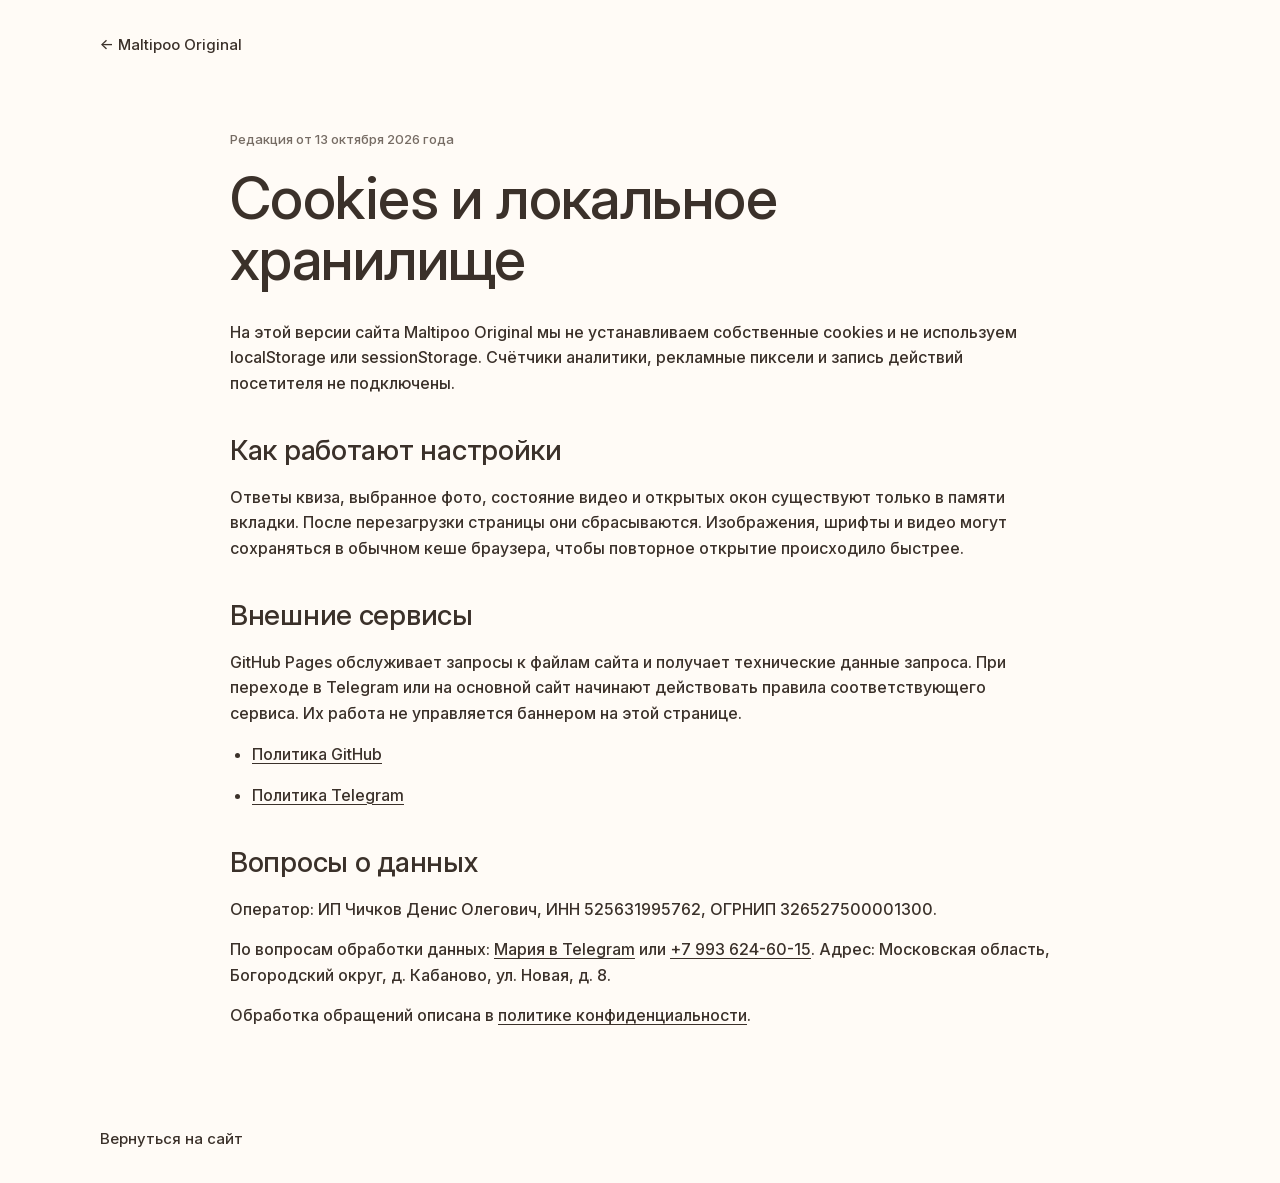
<file: cookies.html>
<!doctype html><html lang="ru"><head><meta charset="utf-8"><meta name="viewport" content="width=device-width,initial-scale=1"><meta name="robots" content="noindex,nofollow"><title>Cookies и локальное хранилище — Maltipoo Original</title><link rel="stylesheet" href="./assets/optimized/fonts.css"><link rel="stylesheet" href="styles.css?v=6.6.1"></head><body class="legal-page"><header class="wrap"><a href="index.html">← Maltipoo Original</a></header><main class="wrap legal-content"><p class="legal-date">Редакция от 13 октября 2026 года</p><h1>Cookies и локальное хранилище</h1><p>На этой версии сайта Maltipoo Original мы не устанавливаем собственные cookies и не используем localStorage или sessionStorage. Счётчики аналитики, рекламные пиксели и запись действий посетителя не подключены.</p><h2>Как работают настройки</h2><p>Ответы квиза, выбранное фото, состояние видео и открытых окон существуют только в памяти вкладки. После перезагрузки страницы они сбрасываются. Изображения, шрифты и видео могут сохраняться в обычном кеше браузера, чтобы повторное открытие происходило быстрее.</p><h2>Внешние сервисы</h2><p>GitHub Pages обслуживает запросы к файлам сайта и получает технические данные запроса. При переходе в Telegram или на основной сайт начинают действовать правила соответствующего сервиса. Их работа не управляется баннером на этой странице.</p><ul><li><a href="https://docs.github.com/en/site-policy/privacy-policies/github-general-privacy-statement" target="_blank" rel="noopener noreferrer">Политика GitHub</a></li><li><a href="https://telegram.org/privacy" target="_blank" rel="noopener noreferrer">Политика Telegram</a></li></ul><h2>Вопросы о данных</h2><p>Оператор: ИП Чичков Денис Олегович, ИНН 525631995762, ОГРНИП 326527500001300.</p><p>По вопросам обработки данных: <a href="https://t.me/mariya_robbi" target="_blank" rel="noopener noreferrer">Мария в Telegram</a> или <a href="tel:+79936246015">+7 993 624-60-15</a>. Адрес: Московская область, Богородский округ, д. Кабаново, ул. Новая, д. 8.</p><p>Обработка обращений описана в <a href="privacy.html">политике конфиденциальности</a>.</p></main><footer class="wrap"><a href="index.html">Вернуться на сайт</a></footer></body></html>
</file>
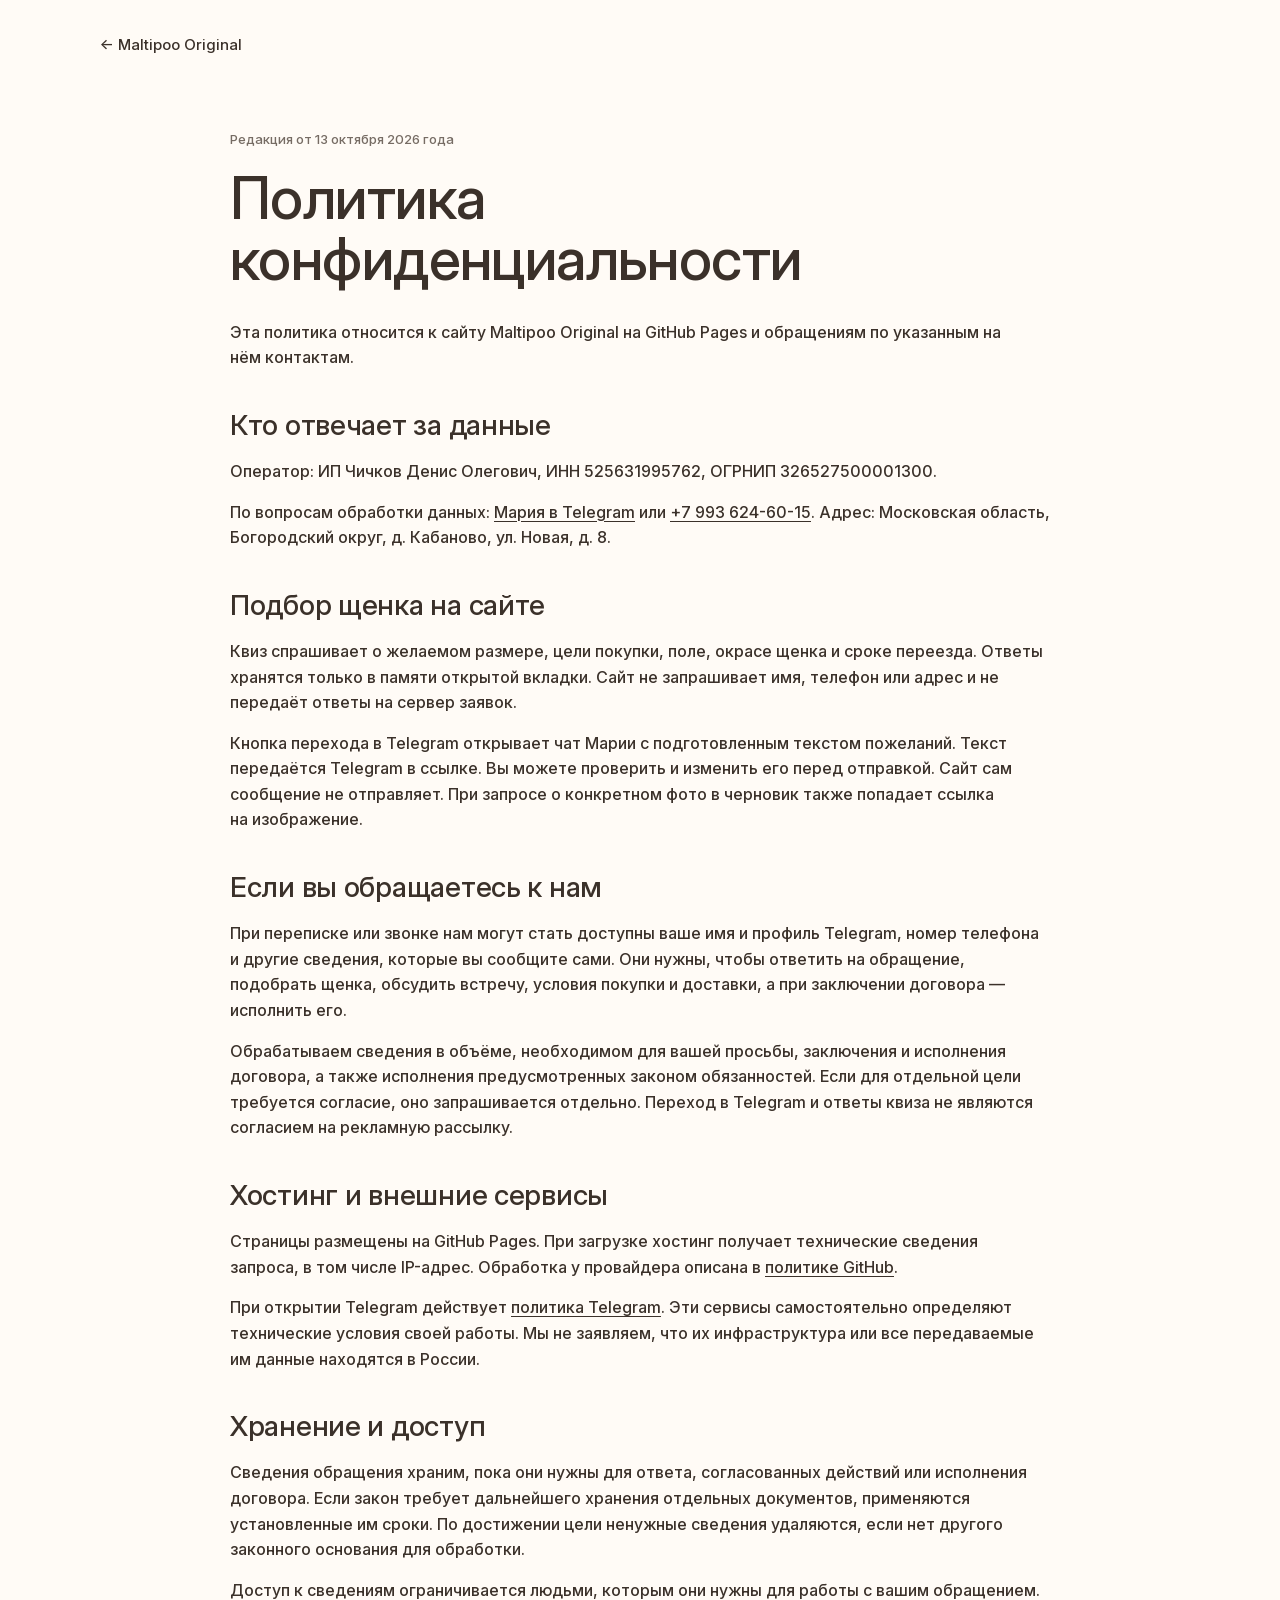
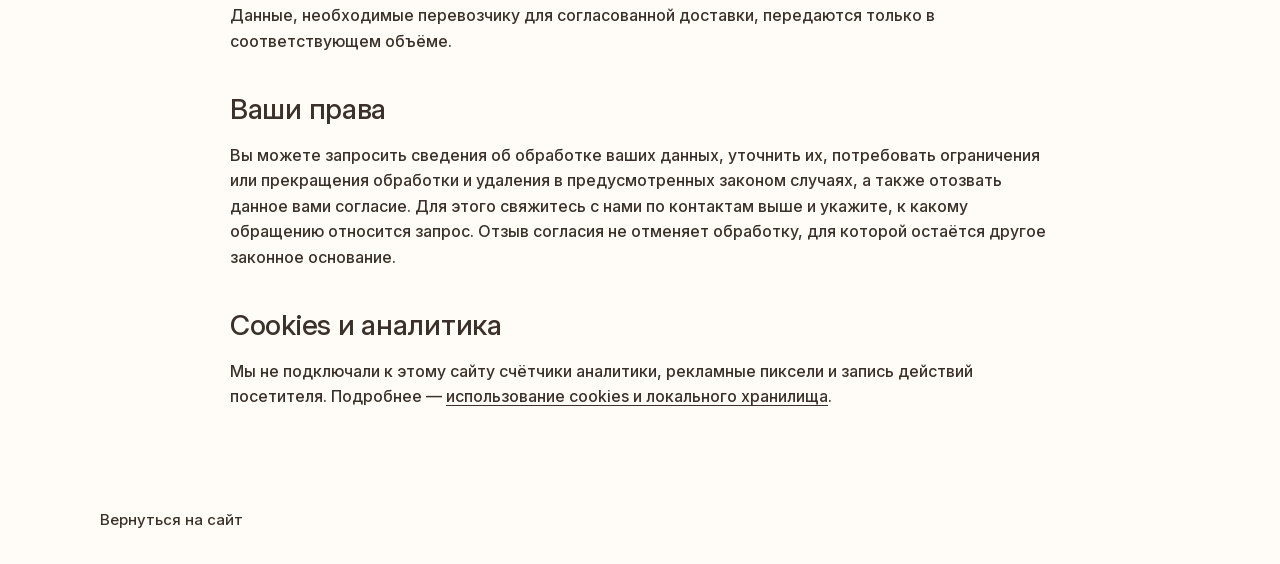
<file: privacy.html>
<!doctype html><html lang="ru"><head><meta charset="utf-8"><meta name="viewport" content="width=device-width,initial-scale=1"><meta name="robots" content="noindex,nofollow"><title>Политика конфиденциальности — Maltipoo Original</title><link rel="stylesheet" href="./assets/optimized/fonts.css"><link rel="stylesheet" href="styles.css?v=6.6.1"></head><body class="legal-page"><header class="wrap"><a href="index.html">← Maltipoo Original</a></header><main class="wrap legal-content"><p class="legal-date">Редакция от 13 октября 2026 года</p><h1>Политика конфиденциальности</h1><p>Эта политика относится к сайту Maltipoo Original на GitHub Pages и обращениям по указанным на нём контактам.</p><h2>Кто отвечает за данные</h2><p>Оператор: ИП Чичков Денис Олегович, ИНН 525631995762, ОГРНИП 326527500001300.</p><p>По вопросам обработки данных: <a href="https://t.me/mariya_robbi" target="_blank" rel="noopener noreferrer">Мария в Telegram</a> или <a href="tel:+79936246015">+7 993 624-60-15</a>. Адрес: Московская область, Богородский округ, д. Кабаново, ул. Новая, д. 8.</p><h2>Подбор щенка на сайте</h2><p>Квиз спрашивает о желаемом размере, цели покупки, поле, окрасе щенка и сроке переезда. Ответы хранятся только в памяти открытой вкладки. Сайт не запрашивает имя, телефон или адрес и не передаёт ответы на сервер заявок.</p><p>Кнопка перехода в Telegram открывает чат Марии с подготовленным текстом пожеланий. Текст передаётся Telegram в ссылке. Вы можете проверить и изменить его перед отправкой. Сайт сам сообщение не отправляет. При запросе о конкретном фото в черновик также попадает ссылка на изображение.</p><h2>Если вы обращаетесь к нам</h2><p>При переписке или звонке нам могут стать доступны ваше имя и профиль Telegram, номер телефона и другие сведения, которые вы сообщите сами. Они нужны, чтобы ответить на обращение, подобрать щенка, обсудить встречу, условия покупки и доставки, а при заключении договора — исполнить его.</p><p>Обрабатываем сведения в объёме, необходимом для вашей просьбы, заключения и исполнения договора, а также исполнения предусмотренных законом обязанностей. Если для отдельной цели требуется согласие, оно запрашивается отдельно. Переход в Telegram и ответы квиза не являются согласием на рекламную рассылку.</p><h2>Хостинг и внешние сервисы</h2><p>Страницы размещены на GitHub Pages. При загрузке хостинг получает технические сведения запроса, в том числе IP-адрес. Обработка у провайдера описана в <a href="https://docs.github.com/en/site-policy/privacy-policies/github-general-privacy-statement" target="_blank" rel="noopener noreferrer">политике GitHub</a>.</p><p>При открытии Telegram действует <a href="https://telegram.org/privacy" target="_blank" rel="noopener noreferrer">политика Telegram</a>. Эти сервисы самостоятельно определяют технические условия своей работы. Мы не заявляем, что их инфраструктура или все передаваемые им данные находятся в России.</p><h2>Хранение и доступ</h2><p>Сведения обращения храним, пока они нужны для ответа, согласованных действий или исполнения договора. Если закон требует дальнейшего хранения отдельных документов, применяются установленные им сроки. По достижении цели ненужные сведения удаляются, если нет другого законного основания для обработки.</p><p>Доступ к сведениям ограничивается людьми, которым они нужны для работы с вашим обращением. Данные, необходимые перевозчику для согласованной доставки, передаются только в соответствующем объёме.</p><h2>Ваши права</h2><p>Вы можете запросить сведения об обработке ваших данных, уточнить их, потребовать ограничения или прекращения обработки и удаления в предусмотренных законом случаях, а также отозвать данное вами согласие. Для этого свяжитесь с нами по контактам выше и укажите, к какому обращению относится запрос. Отзыв согласия не отменяет обработку, для которой остаётся другое законное основание.</p><h2>Cookies и аналитика</h2><p>Мы не подключали к этому сайту счётчики аналитики, рекламные пиксели и запись действий посетителя. Подробнее — <a href="cookies.html">использование cookies и локального хранилища</a>.</p></main><footer class="wrap"><a href="index.html">Вернуться на сайт</a></footer></body></html>
</file>
<file: assets/optimized/fonts.css>
@font-face{font-family:'Inter Variable';font-style:normal;font-weight:100 900;font-display:swap;src:url('./InterVariable.woff2') format('woff2')}
</file>
<file: styles.css>
@font-face{font-family:Roboto;font-style:normal;font-weight:500;font-display:swap;src:url('./assets/optimized/Roboto-Medium.woff2') format('woff2')}
:root{--paper:#fffbf6;--ink:#3b312a;--muted:#b2aaa3;--panel:#f1ebe4;--line:#d0c8c2;color:var(--ink);background:var(--paper);font-family:'Inter Variable',sans-serif;font-weight:500;font-optical-sizing:auto;font-synthesis:none;scroll-behavior:smooth}
*{box-sizing:border-box}body{margin:0}button,input,select{font:inherit;color:inherit}button,a{-webkit-tap-highlight-color:transparent}button{cursor:pointer;background:none}a{color:inherit;text-decoration:none}img{display:block;max-width:100%;object-fit:cover}h1,h2,h3,h4,p,figure{margin:0}h1,h2,h3,h4{font-weight:500}h1,h2{font-size:65.227px;line-height:.85;letter-spacing:-.01em}h3{font-size:40px;line-height:.85;letter-spacing:-.01em}h4{font-size:20px;line-height:1.2}p{font-size:16px;line-height:1.2}button{border:0}a:focus-visible,button:focus-visible,input:focus-visible,summary:focus-visible{outline:2px solid var(--ink);outline-offset:5px}button:disabled{opacity:.35;cursor:default}[hidden]{display:none!important}.wrap{width:calc(100% - 200px);max-width:1240px;margin-inline:auto}section{scroll-margin-top:24px}.button{min-height:43px;display:inline-flex;align-items:center;justify-content:center;padding:10px 29px;border:0;border-radius:32px;background:var(--ink);color:white;font-size:16px;line-height:1.25;letter-spacing:-.03em}.text-link{text-decoration:underline;text-underline-offset:3px;font-size:20px;padding:0}.skip-link{position:fixed;z-index:50;top:-100px;left:20px;background:var(--paper);padding:15px}.skip-link:focus{top:10px}
.header{height:61px;display:flex;align-items:flex-start;padding-top:18px;gap:30px;font-size:16px;line-height:25px;letter-spacing:-.01em}.brand{white-space:nowrap;line-height:25px}.header nav{display:flex;align-items:center;justify-content:space-between;gap:25px;margin-left:auto;width:807px}.header nav a{white-space:nowrap}.menu-toggle{display:none}.hero-heading{position:relative;height:227.74px;padding-top:25.55px}.hero h1{margin-left:-4.43px}.hero h1 span{display:block;white-space:nowrap}.hero h1 span:last-child{margin-left:440.04px;margin-top:3.11px}.hero-mark{position:absolute;right:0;top:33px;width:48px;height:auto}.hero-photo{aspect-ratio:1240/522;position:relative;border-radius:10px;overflow:hidden}.hero-photo>img{position:absolute;inset:0;width:100%;height:100%;max-width:none;object-fit:cover;object-position:50% 20%}.hero-actions{position:absolute;right:20px;bottom:20px;display:flex;gap:29px;align-items:center}.hero-button{font-family:Roboto,sans-serif;width:173px}.hero-call{display:block;width:48.124px}.hero-call img{width:auto;height:auto}
.guarantees{margin-top:70.09px}.guarantee-heading{display:grid;grid-template-columns:1fr 300px;gap:40px;align-items:start}.guarantee-heading>p{padding-top:11.5px;line-height:1.037}.fact-pill{margin-top:70.78px;min-height:118px;border:1.691px solid var(--ink);border-radius:80px;display:grid;grid-template-columns:repeat(4,1fr);align-items:center;padding:20px 68px;gap:38px}.fact-pill a{display:flex;flex-direction:column;gap:12px}.fact-pill strong{font-size:33.812px;line-height:.85;font-weight:500;letter-spacing:-.01em;white-space:nowrap}.fact-pill span{font-size:13.525px;line-height:.992}.puppies{margin-top:104.05px}.heading-row{display:flex;align-items:flex-start;gap:40px}.puppies .heading-row>p{margin-left:2px;margin-top:15px}.rail-controls{display:flex;gap:18px;align-items:center}.rail-controls button{padding:0;width:50px;height:50px;display:grid;place-items:center}.rail-controls img{width:auto;height:auto}.rail-controls .previous{transform:rotate(180deg)}.puppies>.rail-controls{margin-top:80px}.puppy-rail{display:grid;grid-template-columns:260fr 266fr 357fr 260fr;gap:32px;margin-top:23px;overflow-x:auto;scrollbar-width:none}.puppy-rail::-webkit-scrollbar,.catalog-rail::-webkit-scrollbar,.review-rail::-webkit-scrollbar{display:none}.photo-button{padding:0;display:block;position:relative;overflow:hidden;border-radius:10px;text-align:left;background:var(--panel)}.photo-button img{width:100%;height:100%;object-fit:cover}.puppy-video{width:100%;height:474px;overflow:hidden;border-radius:10px;background:var(--panel)}.puppy-video video{display:block;width:100%;height:100%;object-fit:cover;object-position:50% 35%}.puppy-tile figcaption{font-size:16px;line-height:20px;margin-top:14px}.telegram-note{margin-top:28px}.telegram-note>a{display:flex;align-items:center;gap:12px;width:max-content;font-size:20px;letter-spacing:-.01em;margin-top:22px}.telegram-note img{width:43.85px;height:auto}.breed{margin-top:156px}.breed-grid{display:grid;grid-template-columns:539fr 337fr 296fr;gap:71.7px 34px;align-items:start}.breed-grid h2{grid-column:1/3}.breed-grid h3{font-size:40px;line-height:.85;padding-top:5px;width:334px}.breed-wide{position:relative;aspect-ratio:539/372;overflow:hidden;border-radius:10px}.breed-wide img{position:absolute;inset:0;width:100%;height:100%;max-width:none;object-fit:cover;object-position:50% 20%}.breed-small{position:relative;aspect-ratio:337/282;overflow:hidden;border-radius:10px}.breed-small img{position:absolute;inset:0;width:100%;height:100%;max-width:none;object-fit:cover;object-position:50% 22%;transform:scaleX(-1)}.breed-copy p{font-size:16px;line-height:1.2}.breed-copy .text-link{display:inline-block;margin-top:22px}.breed-details{display:grid;grid-template-columns:repeat(3,1fr);gap:78px;margin-top:59px}.number{display:block;font-size:24px;line-height:.85;letter-spacing:-.01em;color:var(--muted);margin-bottom:14px}.breed-details h3{white-space:nowrap}.breed-details p{margin-top:29px;max-width:350px}.catalog{margin-top:123px}.catalog-toolbar{margin-top:34px;display:flex;justify-content:space-between;align-items:flex-end;gap:30px}.catalog-filters{display:flex;gap:18px}.catalog-filters button{font-size:16px;border:2px solid var(--line);border-radius:32px;height:43px;padding:10px 26px;line-height:19px}.catalog-filters button.active{background:var(--ink);color:white;border-color:var(--ink)}.catalog-price{font-size:14px;margin-top:19px;margin-bottom:19px}.catalog-rail{display:grid;grid-template-columns:repeat(3,minmax(0,1fr));gap:36px;overflow-x:auto;scrollbar-width:none}.catalog-card .photo-button{width:100%;aspect-ratio:389/314;border-bottom-left-radius:0}.catalog-card-1 img{position:absolute;width:151.76%;height:250.68%;max-width:none;left:-26.18%;top:-45.025%;object-fit:cover}.catalog-card-2 img{position:absolute;width:100.775%;height:166.46%;max-width:none;left:-.774%;top:-19.232%;object-fit:cover}.catalog-card-3 img{position:absolute;width:171.87%;height:283.89%;max-width:none;left:-44.65%;top:-61.63%;object-fit:cover}.card-detail{display:inline-flex;align-items:center;justify-content:center;background:var(--ink);color:white;font-size:11.54px;font-weight:600;height:31.897px;min-width:109.3px;border-radius:0 0 10.58px 10.58px}.catalog-bottom{text-align:center;margin-top:45px}.selection{margin-top:120px}.selection .heading-row{gap:80px}.selection .heading-row>p{margin-top:15px}.selection-panel{display:grid;grid-template-columns:61.45% 38.55%;background:var(--panel);border-radius:10px;overflow:hidden;margin-top:103px;min-height:378px}.quiz-content{padding:38px 52px 52px;position:relative;min-width:0}.quiz-content fieldset{border:0;margin:0;padding:0}.quiz-content legend{font-size:40px;letter-spacing:-.01em;line-height:.85;max-width:470px;margin-bottom:39px}.quiz-options{display:grid;grid-template-columns:repeat(2,minmax(0,1fr));gap:20px;max-width:494px}.quiz-option{min-height:85px;border:2px solid var(--line);border-radius:10px;padding:14px 16px;position:relative;cursor:pointer;display:flex;flex-direction:column;gap:7px}.quiz-option:has(input:checked){background:rgba(178,170,163,.52);border-color:var(--muted)}.quiz-option input{position:absolute;right:14px;top:13px;width:20px;height:20px;margin:0;accent-color:var(--ink)}.quiz-option strong{font-size:16px;font-weight:600;padding-right:24px;overflow-wrap:anywhere;hyphens:auto}.quiz-option small{font-size:12px;line-height:1.2;max-width:195px}.quiz-navigation{position:absolute;right:52px;bottom:53px;display:flex;align-items:center;gap:18px}.quiz-next{width:50px;height:50px;padding:0}.quiz-next img{width:auto;height:auto}.quiz-back{padding:10px 0;font-size:13px}.selection-photo{overflow:hidden;position:relative;align-self:stretch;width:100%;min-height:0}.selection-photo img{position:absolute;inset:0;width:100%;height:100%;max-width:none;object-fit:cover;object-position:50% 30%}.selection-panel:has(.quiz-result) .selection-photo img{height:100%;object-fit:cover;object-position:50% 30%}.selection-panel:has(.quiz-result) .quiz-content{padding-bottom:35px}.quiz-result h3{font-size:36px;line-height:1}.quiz-result>p{margin-top:18px}.quiz-result ul{display:flex;flex-wrap:wrap;gap:8px;list-style:none;padding:0;margin:18px 0}.quiz-result li{font-size:12px;border:1px solid var(--line);border-radius:24px;padding:7px 10px}.form-label{font-size:13px;display:block;margin:15px 0 7px}.form-input{width:100%;padding:12px;background:var(--paper);border:1px solid var(--line);border-radius:5px;font-size:16px}.consent{display:flex;align-items:flex-start;gap:9px;font-size:12px;line-height:1.4;margin:20px 0}.consent input{accent-color:var(--ink)}.consent a{text-decoration:underline}.error{font-size:13px;color:#a03422;margin-top:15px}.quiz-edit{display:block;font-size:13px;padding:12px 0;margin-top:8px}.steps{margin-top:110px}.steps-grid{display:grid;grid-template-columns:repeat(4,minmax(0,1fr));gap:40px;margin-top:76px}.steps-grid h3{white-space:nowrap}.steps-grid p{margin-top:29px;max-width:273px}.aftercare{color:var(--ink);margin-top:40px;max-width:640px}.aftercare h3{font-size:40px;line-height:.95;margin-bottom:0}.aftercare p{font-size:16px;line-height:1.2;letter-spacing:normal;margin-top:29px;max-width:560px}.delivery{margin-top:138px;display:grid;grid-template-columns:456fr 639fr;gap:144px;align-items:start}.delivery-intro{margin-top:59px}.delivery-details{margin-top:30px}.delivery details{border-bottom:1px solid var(--ink)}summary{cursor:pointer;list-style:none;position:relative}summary::-webkit-details-marker{display:none}summary:after{content:'⌄';font-size:28px;font-weight:400;position:absolute;right:0;top:50%;transform:translateY(-60%)}details[open]>summary:after{transform:translateY(-35%) rotate(180deg)}.delivery summary{padding:24px 36px 24px 0;font-size:24px;line-height:1.1;font-weight:600}.delivery details p{font-size:14px;padding-bottom:22px;line-height:1.4}.delivery .button{margin-top:47px}.delivery-photo{padding-top:4px}.delivery-photo img{width:100%;aspect-ratio:638.76/386.663;object-fit:cover;border-radius:10px}.delivery-photo figcaption{font-size:16px;line-height:1.2;margin-top:26px}.gallery{margin-top:178px}.gallery .heading-row{gap:48px;justify-content:flex-start}.large-caption{font-size:40px;line-height:1.2;letter-spacing:-.01em}.gallery-grid{display:grid;grid-template-columns:549fr 231fr 390fr;grid-template-rows:222px 221px;gap:30px 35px;margin-top:66px}.gallery-photo-1{grid-row:1/3}.gallery-photo-2{grid-row:1/3}.gallery-photo-3{grid-column:3}.gallery-photo-4{grid-column:3}.gallery-photo-1 img{width:100%;height:100%;object-fit:cover;object-position:50% 20%}.gallery-photo-2 img{width:100%;height:100%;object-fit:cover;object-position:50% 35%}.gallery-photo-3 img{width:100%;height:100%;object-fit:cover;object-position:50% 15%}.gallery-photo-4 img{width:100%;height:100%;object-fit:cover;object-position:50% 15%}.gallery-more{display:block;margin:18px 0 0 auto}.gallery-extra{display:grid;grid-template-columns:repeat(4,1fr);gap:24px;margin-top:30px}.gallery-extra .photo-button{aspect-ratio:3/4}.gallery-extra img{object-position:50% 15%}.kennel{margin-top:159px;display:grid;grid-template-columns:1fr 593.45px;gap:54px}.kennel-intro{margin-top:33px;max-width:469px}.kennel-facts{display:grid;grid-template-columns:1fr 1fr;gap:38px 42px;margin-top:57px}.kennel-facts p{margin-top:29px;font-size:16px;max-width:273px}.kennel-photo{position:relative;aspect-ratio:593.454/396.141;border-radius:9px;overflow:hidden}.kennel-photo img{position:absolute;inset:0;width:100%;height:100%;max-width:none;object-fit:cover;object-position:50% 0}.kennel-contacts{display:grid;grid-template-columns:1fr 1.18fr 1fr;gap:15px;border:1.691px solid var(--ink);border-radius:10px;margin-top:32px;padding:20px 22px;min-height:154px}.kennel-contacts h4{margin-bottom:12px}.kennel-contacts p,.kennel-contacts a{font-size:14px;line-height:1.2}.kennel-contacts a{display:block;margin-bottom:12px}.reviews{margin-top:140px}.reviews .heading-row{justify-content:space-between;gap:35px}.reviews>.rail-controls{margin-top:18px}.review-rail{display:flex;gap:36px;margin-top:28px;overflow-x:auto;scrollbar-width:none;scroll-snap-type:x mandatory}.review-photo img{object-fit:contain}.faq{margin-top:128px}.faq-list{margin-top:57px}.faq details{border-bottom:1.691px solid var(--ink)}.faq summary{font-size:20px;line-height:1.4;min-height:97px;display:flex;align-items:center;padding:25px 65px 25px 90px}.faq summary:after{right:40px;font-size:36px}.faq details p{padding:0 90px 30px;font-size:16px;max-width:950px;line-height:1.4}.footer{padding:0 0 125px}.footer-grid{display:grid;grid-template-columns:2.15fr 2fr 1fr 1fr;gap:42px;margin-top:62px}.footer-brand{padding-top:14px}.footer-brand img{width:auto;height:auto}.footer h4{margin-bottom:18px}.footer-phone{font-size:36px;line-height:1;letter-spacing:-.01em;white-space:nowrap;display:block}.footer-telegram{display:flex;align-items:center;gap:10px;font-size:20px;margin-top:30px}.footer-telegram img{width:43.849px;height:auto}.footer-address p{font-size:16px;line-height:1.05}.footer-nav a{display:block;font-size:16px;line-height:1.35;margin-top:15px}.footer-bottom{display:grid;grid-template-columns:1fr 1fr auto;gap:40px;align-items:start;margin-top:63px;color:var(--muted)}.footer-bottom p,.footer-bottom a{font-size:13px;line-height:1.5}.footer-bottom a{display:block;text-decoration:underline}
#image-dialog{border:0;border-radius:12px;padding:20px;background:var(--paper);color:var(--ink);max-width:min(92vw,820px);width:max-content;max-height:94dvh;overflow:auto}#image-dialog::backdrop{background:#251d17b8}.dialog-top{display:flex;align-items:center;justify-content:space-between;gap:30px;margin-bottom:15px}.dialog-top h3{font-size:20px;line-height:1.2}.dialog-top button{font-size:34px;width:44px;height:44px}.dialog-controls{display:flex;align-items:center;justify-content:space-between;margin:10px 0}.dialog-controls button{width:44px;height:44px;border:1px solid var(--line);border-radius:50%;font-size:24px}#dialog-image{max-height:65dvh;max-width:100%;width:auto;height:auto;object-fit:contain;margin:auto}#image-inquire{display:flex;margin-top:15px}.dialog-open{overflow:hidden}
.meeting{margin-top:130px;display:grid;grid-template-columns:456fr 639fr;gap:144px;align-items:start}.meeting h2{font-size:55px}.meeting-copy>p{max-width:350px;margin-top:40px;line-height:1.25}.meeting-copy .meeting-person{margin-top:28px}.meeting .button{margin-top:30px;font-size:15px;padding-inline:23px}.meeting-copy .meeting-time{font-size:13px;line-height:1.4;margin-top:20px}.meeting .text-link{font-size:17px;display:inline-block;margin-top:24px}.meeting-video video{width:100%;aspect-ratio:638.76/386.663;object-fit:cover;border-radius:10px;background:var(--panel)}.meeting-video figcaption{font-size:14px;margin-top:22px}.trust{margin-top:120px}.trust-grid{display:grid;grid-template-columns:repeat(4,minmax(0,1fr));gap:40px;margin-top:70px}.trust-grid h3{font-size:40px;line-height:.95}.trust-grid p{margin-top:28px;font-size:16px;line-height:1.25}.final{margin-top:110px}.final-bottom{margin-top:35px;max-width:600px}.final-bottom p{line-height:1.3}
@media(min-width:1441px){.header{padding-top:18px}}
@media(max-width:1250px){.meeting{gap:70px}.meeting h2{font-size:46px}.trust-grid{gap:25px}.trust-grid h3{font-size:30px}.wrap{width:calc(100% - 100px)}h1,h2{font-size:clamp(45px,4.53vw,65.227px)}h3{font-size:clamp(28px,2.78vw,40px)}.header{font-size:14px}.header nav{width:auto;gap:20px}.hero h1 span:last-child{margin-left:35.15%}.guarantee-heading{grid-template-columns:1fr 260px}.fact-pill{padding-inline:35px;gap:25px}.fact-pill strong{font-size:28px}.puppy-rail{gap:22px}.puppy-video{height:39vw}.breed-grid{gap:50px 24px}.breed-grid h3{font-size:32px;width:auto}.breed-details{gap:35px}.breed-details h3{font-size:32px;white-space:normal}.catalog-filters{gap:10px}.catalog-filters button{padding-inline:20px}.selection .heading-row{gap:50px}.selection-panel{margin-top:80px}.quiz-content{padding:34px 30px 70px}.quiz-content legend{font-size:32px}.quiz-navigation{right:30px;bottom:20px}.steps-grid{gap:25px}.steps-grid h3{font-size:30px}.delivery{gap:70px}.gallery .large-caption{font-size:32px}.gallery-grid{grid-template-rows:19vw 19vw;gap:24px}.kennel{grid-template-columns:1fr 48%;gap:40px}.kennel-facts{gap:32px 24px}.kennel-contacts{padding:18px 15px;gap:10px}.kennel-contacts h4{font-size:17px}.kennel-contacts p,.kennel-contacts a{font-size:12px}.reviews .large-caption{font-size:32px}.footer-grid{gap:25px;grid-template-columns:1.1fr 1.8fr 1fr 1fr}.footer-phone{font-size:29px}.footer-telegram{font-size:16px}}
@media(max-width:900px){.meeting{margin-top:90px;gap:40px;grid-template-columns:1fr 1fr}.meeting h2{font-size:37px}.meeting-copy>p{font-size:14px;margin-top:28px}.meeting .button{font-size:13px;padding-inline:18px}.meeting .text-link{font-size:14px}.trust{margin-top:90px}.trust-grid{grid-template-columns:1fr 1fr;gap:40px;margin-top:45px}.trust-grid h3{font-size:34px}.trust-grid p{font-size:14px;margin-top:20px}.final{margin-top:85px}.aftercare h3{font-size:34px}.aftercare p{font-size:16px;margin-top:22px}.wrap{width:calc(100% - 64px)}h1,h2{font-size:44px}.header{height:70px;padding-top:22px;align-items:flex-start}.header nav{display:none;position:absolute;left:32px;right:32px;top:64px;width:auto;padding:24px;background:var(--panel);border-radius:10px;z-index:20;gap:17px}.header nav.is-open{display:flex;flex-direction:column;align-items:flex-start}.menu-toggle{display:flex;flex-direction:column;gap:6px;width:36px;padding:8px 2px;margin-left:auto}.menu-toggle span{height:1.5px;background:var(--ink);width:27px}.hero-heading{height:182px;padding-top:18px}.hero h1{margin-left:0}.hero h1 span:last-child{margin-left:20%;margin-top:3px}.hero-mark{width:35px;top:12px}.hero-photo{aspect-ratio:1.8}.hero-actions{right:15px;bottom:15px;gap:15px}.hero-button{font-size:14px;width:auto;padding-inline:22px}.hero-call{width:40px}.guarantees{margin-top:60px}.guarantee-heading{grid-template-columns:1fr;gap:25px}.guarantee-heading>p{padding:0;max-width:380px;line-height:1.2}.fact-pill{grid-template-columns:repeat(2,minmax(0,1fr));border-radius:35px;padding:30px 40px;gap:30px;margin-top:36px}.fact-pill strong{font-size:30px}.puppies{margin-top:80px}.heading-row{gap:25px}.puppies .heading-row>p{font-size:14px;margin-top:5px}.puppies>.rail-controls{margin-top:38px}.puppy-rail{display:flex;gap:20px;scroll-snap-type:x mandatory}.puppy-tile{flex:0 0 30%;scroll-snap-align:start}.puppy-video{height:330px}.puppy-tile figcaption{font-size:14px}.breed{margin-top:100px}.breed-grid{grid-template-columns:1.3fr 1fr;gap:35px 24px}.breed-grid h2{grid-column:1}.breed-grid h3{grid-column:2}.breed-wide{grid-column:1}.breed-small{grid-column:2}.breed-copy{grid-column:1/3;max-width:500px}.breed-details{grid-template-columns:repeat(3,minmax(0,1fr));gap:25px;margin-top:50px}.breed-details h3{font-size:29px;line-height:1}.breed-details p{font-size:14px;margin-top:20px}.catalog{margin-top:100px}.catalog-toolbar{margin-top:35px;align-items:center}.catalog-filters{gap:8px}.catalog-filters button{padding:8px 14px;min-height:40px;font-size:14px;height:auto}.catalog-rail{display:flex;gap:22px;scroll-snap-type:x mandatory}.catalog-card{flex:0 0 45%;scroll-snap-align:start}.catalog-price{font-size:13px}.catalog-bottom{margin-top:35px}.selection{margin-top:100px}.selection .heading-row{gap:25px}.selection .heading-row>p{font-size:14px;max-width:200px;margin-top:6px}.selection-panel{grid-template-columns:60% 40%;margin-top:45px}.quiz-content{padding:30px 24px 70px}.quiz-content legend{font-size:28px;line-height:1;margin-bottom:25px}.quiz-options{gap:12px}.quiz-option{padding:13px 10px}.quiz-option strong{font-size:14px}.quiz-option small{font-size:11px}.quiz-option input{right:8px;width:16px;height:16px}.selection-photo img{height:100%;object-fit:cover;object-position:50% 30%}.quiz-result h3{font-size:28px}.steps{margin-top:90px}.steps-grid{grid-template-columns:repeat(2,1fr);gap:40px;margin-top:45px}.steps-grid h3{font-size:34px}.steps-grid p{margin-top:22px;max-width:320px}.aftercare{font-size:30px;line-height:1.05;margin-top:45px}.aftercare br{display:none}.delivery{margin-top:95px;gap:45px;grid-template-columns:1fr 1.2fr}.delivery-intro{margin-top:35px}.delivery summary{font-size:19px}.delivery .button{font-size:14px;padding-inline:22px}.delivery-photo figcaption{font-size:14px}.gallery{margin-top:100px}.gallery .large-caption{font-size:26px;max-width:400px}.gallery .large-caption br{display:none}.gallery-grid{gap:18px;margin-top:38px;grid-template-rows:20vw 20vw}.gallery-extra{grid-template-columns:repeat(3,1fr)}.kennel{margin-top:100px;gap:30px;grid-template-columns:1fr 46%}.kennel-intro{font-size:14px;margin-top:25px}.kennel-facts{grid-template-columns:1fr;gap:30px;margin-top:35px}.kennel-facts h3{font-size:30px}.kennel-facts p{font-size:14px;margin-top:18px;max-width:none}.kennel-contacts{grid-template-columns:1fr;gap:18px;padding:22px}.kennel-contacts h4{margin-bottom:7px}.kennel-contacts p,.kennel-contacts a{font-size:14px}.reviews{margin-top:100px}.reviews .large-caption{font-size:26px}.review-rail{gap:22px}.faq{margin-top:90px}.faq-list{margin-top:35px}.faq summary{padding-left:30px;min-height:88px;font-size:18px}.faq summary:after{right:20px}.faq details p{padding-left:30px;padding-right:60px}.footer{padding-top:85px;padding-bottom:70px}.footer-grid{grid-template-columns:1fr 1fr;gap:45px;margin-top:45px}.footer-brand{order:0}.footer-contact{order:1}.footer-address{order:2}.footer-nav{order:3}.footer-phone{font-size:30px}.footer-bottom{grid-template-columns:1fr 1fr;gap:25px}.footer-bottom>div{grid-column:2}}
@media(max-width:600px){.meeting{display:flex;flex-direction:column;gap:30px;margin-top:70px}.meeting h2{font-size:34px}.meeting-copy>p{font-size:14px;margin-top:25px;max-width:none}.meeting-copy .meeting-person{margin-top:20px}.meeting .button{font-size:14px;min-height:43px;margin-top:25px}.meeting .text-link{font-size:16px}.meeting-video{width:100%}.meeting-video video{aspect-ratio:3/4;object-position:50% 35%}.meeting-video figcaption{font-size:13px;margin-top:15px}.trust{margin-top:70px}.trust-grid{grid-template-columns:1fr;gap:32px;margin-top:36px}.trust-grid h3{font-size:30px}.trust-grid h3 br{display:none}.trust-grid p{margin-top:16px}.final{margin-top:70px}.final h2{font-size:32px}.final-bottom{display:block;margin-top:25px}.final-bottom p{font-size:14px}.final-bottom .button{margin-top:24px;font-size:14px}.aftercare h3{font-size:30px;line-height:1}.aftercare p{font-size:14px;line-height:1.2;margin-top:15px}.wrap{width:calc(100% - 36px)}h1,h2{font-size:36px;line-height:.93;letter-spacing:-.02em}.header{height:61px;font-size:13px;padding-top:17px}.header nav{left:18px;right:18px;top:57px}.hero-heading{height:165px;padding-top:22px}.hero h1{font-size:clamp(24px,6.57vw,39px);line-height:.93;letter-spacing:-.02em}.hero h1 span:last-child{margin-left:15%;margin-top:3px}.hero-mark{top:19px;width:27px}.hero-photo{aspect-ratio:1.2}.hero-photo>img{inset:0;width:100%;height:100%;object-fit:cover;object-position:50% 50%}.hero-actions{right:12px;bottom:12px;gap:12px}.hero-button{min-height:37px;padding:8px 18px;font-size:13px}.hero-call{width:37px}.guarantees{margin-top:45px}.guarantee-heading h2{font-size:33px}.guarantee-heading>p{font-size:14px;max-width:310px}.fact-pill{border-radius:25px;padding:24px;gap:28px 18px;margin-top:30px}.fact-pill strong{font-size:24px}.fact-pill span{font-size:11px;line-height:1.15}.puppies{margin-top:64px}.heading-row{display:block}.puppies .heading-row>p{margin:19px 0 0;font-size:13px}.puppies>.rail-controls{margin-top:28px}.rail-controls{gap:13px}.rail-controls button{width:38px;height:38px}.rail-controls img{max-width:38px}.puppy-rail{margin-top:18px;gap:16px;overflow:visible;overflow-x:auto}.puppy-tile{flex-basis:64%}.puppy-video{height:350px}.puppy-tile figcaption{font-size:13px}.telegram-note{margin-top:25px}.telegram-note>p{font-size:13px}.telegram-note>a{font-size:17px;margin-top:13px;gap:10px}.telegram-note img{width:34px;height:auto}.breed{margin-top:70px}.breed-grid{grid-template-columns:1fr 1fr;gap:25px 16px}.breed-grid h2{grid-column:1/3}.breed-grid h3{grid-column:1/3;grid-row:3;font-size:29px;line-height:.94;padding-top:4px}.breed-grid h3 br{display:none}.breed-wide{grid-row:2;aspect-ratio:1/1.25}.breed-wide img{inset:0;width:100%;height:100%;object-fit:cover;object-position:50% 20%}.breed-small{grid-row:2;aspect-ratio:1/1}.breed-copy{grid-column:1/3}.breed-copy p{font-size:14px;line-height:1.35}.breed-copy .text-link{font-size:17px;margin-top:18px}.breed-details{grid-template-columns:1fr;gap:30px;margin-top:40px}.number{font-size:19px;margin-bottom:11px}.breed-details h3{font-size:29px}.breed-details p{margin-top:14px;font-size:14px;max-width:none}.catalog{margin-top:70px}.catalog h2{font-size:33px}.catalog h2 br{display:none}.catalog-toolbar{display:block;margin-top:30px}.catalog-filters{margin-top:22px;gap:8px;flex-wrap:wrap}.catalog-filters button{font-size:12px;min-height:35px;padding:7px 15px}.catalog-price{font-size:12px;line-height:1.4;margin:17px 0}.catalog-card{flex-basis:87%}.catalog-rail{gap:18px}.catalog-bottom{margin-top:29px}.catalog-bottom .button{font-size:14px;min-height:40px}.selection{margin-top:75px}.selection h2{font-size:33px}.selection .heading-row>p{font-size:13px;margin-top:20px;max-width:none}.selection-panel{margin-top:30px;grid-template-columns:1fr}.quiz-content{padding:26px 22px 75px;min-height:350px}.quiz-content legend{font-size:27px;line-height:.98;margin-bottom:25px}.quiz-options{gap:13px;max-width:none}.quiz-option{min-height:85px;padding:13px 12px}.quiz-option strong{font-size:14px}.quiz-option small{font-size:11px}.quiz-next{width:42px;height:42px}.quiz-next img{max-width:42px}.quiz-navigation{right:22px;bottom:18px}.selection-photo{align-self:start;width:100%;min-height:0;max-height:none;aspect-ratio:1.3}.selection-photo img{inset:0;width:100%;height:100%;object-fit:cover;object-position:50% 30%}.selection-panel:has(.quiz-result) .selection-photo{display:none}.quiz-result h3{font-size:28px}.quiz-result>p{font-size:14px}.quiz-result .button{font-size:14px;width:100%;padding-inline:15px}.steps{margin-top:70px}.steps h2{font-size:34px}.steps-grid{grid-template-columns:1fr;gap:34px;margin-top:36px}.steps-grid h3{font-size:30px}.steps-grid p{margin-top:15px;font-size:14px;max-width:none}.aftercare{font-size:25px;line-height:1.07;margin-top:34px}.delivery{margin-top:70px;display:flex;flex-direction:column;gap:32px}.delivery-copy{width:100%}.delivery-intro{margin-top:27px;font-size:14px}.delivery-details{margin-top:20px}.delivery summary{padding-block:20px;font-size:20px}.delivery .button{margin-top:28px;font-size:14px}.delivery-photo{width:100%;padding:0}.delivery-photo figcaption{font-size:13px;margin-top:18px}.gallery{margin-top:70px}.gallery .large-caption{font-size:25px;margin-top:20px;max-width:none;line-height:1.13}.gallery-grid{grid-template-columns:1.15fr .85fr;grid-template-rows:300px 135px;gap:16px;margin-top:30px}.gallery-photo-1{grid-row:1;grid-column:1}.gallery-photo-2{grid-row:1;grid-column:2}.gallery-photo-3{grid-row:2;grid-column:1}.gallery-photo-4{grid-row:2;grid-column:2}.gallery-photo-1 img{width:100%;height:100%;object-fit:cover;object-position:50% 20%}.gallery-photo-2 img{width:100%;height:100%;object-fit:cover;object-position:50% 35%}.gallery-more{font-size:17px;margin-top:20px}.gallery-extra{grid-template-columns:1fr 1fr;gap:16px}.kennel{display:flex;flex-direction:column;gap:34px;margin-top:70px}.kennel-intro{font-size:14px;margin-top:25px}.kennel-intro br{display:none}.kennel-facts{grid-template-columns:repeat(2,minmax(0,1fr));gap:32px 20px;margin-top:34px}.kennel-facts h3{font-size:26px}.kennel-facts p{font-size:13px;line-height:1.35;margin-top:16px}.kennel-contacts{grid-template-columns:1fr 1fr;margin-top:23px;gap:24px 20px;padding:23px}.kennel-contacts>div:last-child{grid-column:1/3}.kennel-contacts h4{font-size:17px}.kennel-contacts p,.kennel-contacts a{font-size:13px}.reviews{margin-top:70px}.reviews h2{font-size:35px}.reviews .large-caption{margin-top:24px;font-size:25px}.reviews>.rail-controls{margin-top:25px}.review-rail{margin-top:20px;gap:18px}.faq{margin-top:70px}.faq h2{font-size:34px}.faq-list{margin-top:25px}.faq summary{font-size:16px;line-height:1.25;padding:22px 36px 22px 0;min-height:80px}.faq summary:after{right:4px;font-size:29px}.faq details p{font-size:14px;padding:0 28px 24px 0}.footer{padding-top:70px;padding-bottom:45px}.footer h2{font-size:32px;line-height:.95}.footer-grid{grid-template-columns:1fr 1fr;gap:35px 20px;margin-top:38px}.footer-brand{grid-column:1/3}.footer-brand img{width:85px;height:auto}.footer-contact{grid-column:1/3}.footer h4{font-size:18px;margin-bottom:15px}.footer-phone{font-size:34px}.footer-telegram{font-size:17px;margin-top:20px}.footer-address p,.footer-nav a{font-size:13px;line-height:1.3}.footer-nav a{margin-top:12px}.footer-bottom{grid-template-columns:1fr;gap:20px;margin-top:40px}.footer-bottom>div{grid-column:1}.footer-bottom p,.footer-bottom a{font-size:11px}#image-dialog{padding:15px;max-width:94vw}#dialog-image{max-height:60dvh}.dialog-top h3{font-size:16px}.dialog-top{gap:15px;margin-bottom:8px}}
@media(prefers-reduced-motion:reduce){:root{scroll-behavior:auto}*{transition:none!important;animation:none!important}}

/* v06: intrinsic screenshots, accessible media and choice-only quiz. */
.review-rail{align-items:flex-start}.review-photo{flex:0 0 auto;width:clamp(240px,26vw,370px);height:auto;border:1px solid var(--line);border-radius:11px;scroll-snap-align:start;background:transparent}.review-photo img{width:100%;height:auto;object-fit:contain}.review-photo:hover{border-color:var(--ink)}
.video-shell{position:relative;overflow:hidden;border-radius:10px;background:var(--panel)}.video-shell video{display:block}.video-controls{position:absolute;left:12px;right:12px;bottom:12px;display:flex;align-items:center;justify-content:space-between;gap:8px;z-index:1}.video-controls button{min-width:42px;min-height:42px;border-radius:24px;background:#fffbf6ed;color:var(--ink);box-shadow:0 2px 12px #0002;padding:10px 14px;font-size:12px;line-height:1}.video-controls .video-play{font-size:18px;padding:10px;width:42px}.video-error{position:absolute;inset:25% 15px auto;background:var(--paper);padding:15px;border-radius:8px;font-size:14px}.video-failed video{opacity:.45}
.quiz-progress{display:flex;align-items:center;gap:16px;margin-bottom:24px;font-size:12px}.quiz-progress progress{appearance:none;width:100px;height:3px;border:0;background:var(--line);border-radius:2px}.quiz-progress progress::-webkit-progress-bar{background:var(--line)}.quiz-progress progress::-webkit-progress-value{background:var(--ink)}.quiz-progress progress::-moz-progress-bar{background:var(--ink)}.quiz-option{text-align:left;background:transparent}.quiz-option[aria-pressed=true]{background:#b2aaa380;border-color:var(--muted)}.option-indicator{position:absolute;right:13px;top:14px;border:1px solid var(--muted);border-radius:50%;width:16px;height:16px}.quiz-option[aria-pressed=true] .option-indicator{border:5px solid var(--ink)}.quiz-navigation{left:52px;right:auto;bottom:15px}.quiz-content{padding-bottom:65px}.quiz-result .button{margin-top:10px}.quiz-result ul{margin-bottom:20px}
#image-dialog{max-width:min(94vw,1060px);padding:24px}#image-dialog[data-kind=catalog]{width:1000px}.dialog-layout{display:grid;grid-template-columns:1fr;gap:30px;align-items:center}#image-dialog[data-kind=catalog] .dialog-layout{grid-template-columns:1.1fr 1fr}.dialog-media{min-width:0;background:var(--panel);border-radius:9px;overflow:hidden}#dialog-image{max-height:68dvh;max-width:100%;width:auto;height:auto}.dialog-media:has(img:not([src])){display:none}#catalog-detail h4{font-size:32px;line-height:1;letter-spacing:-.02em;margin:20px 0}#catalog-detail p{font-size:16px;line-height:1.4}#catalog-detail .eyebrow{font-size:12px;color:#766c64}#catalog-detail ul{list-style:none;padding:0;margin:22px 0;border-top:1px solid var(--line)}#catalog-detail li{font-size:14px;padding:11px 0;border-bottom:1px solid var(--line)}.button-secondary{background:transparent;color:var(--ink);border:1px solid var(--ink)}#image-select{display:flex;width:100%;margin-top:15px}#image-inquire{width:100%}#image-dialog[data-kind=reviews] .dialog-media{background:transparent}
@media(max-width:600px){.review-photo{width:78vw;max-width:360px}.quiz-navigation{left:22px;bottom:12px}.quiz-content{min-height:410px}.quiz-progress{margin-bottom:25px}.quiz-option{min-height:76px}#image-dialog{padding:16px}#image-dialog[data-kind=catalog] .dialog-layout{grid-template-columns:1fr;gap:20px}#image-dialog[data-kind=catalog] #dialog-image{max-height:40dvh}#catalog-detail h4{font-size:28px;margin:12px 0}#catalog-detail p{font-size:14px}.video-controls{left:10px;right:10px;bottom:10px}}

#consultation-dialog{width:560px;max-width:92vw;border:0;border-radius:12px;padding:30px;background:var(--paper);color:var(--ink);max-height:90dvh;overflow:auto}#consultation-dialog::backdrop{background:#251d17b8}#consultation-dialog>p{font-size:15px;line-height:1.4}.consultation-topics{display:grid;grid-template-columns:1fr 1fr;gap:12px;margin:24px 0}.consultation-topics button{border:1px solid var(--line);border-radius:10px;padding:16px 12px;font-size:14px;text-align:left}.consultation-topics button[aria-pressed=true]{background:var(--panel);border-color:var(--ink)}#consultation-telegram{width:100%;font-size:14px}.consultation-call{display:block;font-size:14px;text-align:center;margin-top:18px;text-decoration:underline}@media(max-width:600px){#consultation-dialog{padding:22px}.consultation-topics{gap:10px}.consultation-topics button{font-size:13px}}

.review-photo{width:calc(500px * var(--review-ratio, .56));max-width:82vw}.review-videos{display:grid;grid-template-columns:repeat(4,minmax(0,1fr));gap:24px;margin-top:44px}.review-videos video{width:100%;aspect-ratio:3/4;object-fit:cover}.review-videos figcaption{font-size:14px;line-height:1.3;margin-top:12px}.review-videos figcaption a{display:inline-flex;width:28px;height:28px;align-items:center;justify-content:center;text-decoration:underline}.gallery-photo-1 img,.gallery-photo-2 img,.gallery-photo-3 img,.gallery-photo-4 img{object-position:50% 50%}.gallery-photo-1,.gallery-photo-2{background:var(--panel)}.gallery-photo-1 img,.gallery-photo-2 img,.gallery-photo-3 img,.gallery-photo-4 img{object-fit:cover}@media(max-width:900px){.review-videos{grid-template-columns:repeat(2,minmax(0,1fr));gap:20px}}@media(max-width:600px){.review-photo{width:calc(470px * var(--review-ratio,.56));max-width:82vw}.review-videos{gap:16px;margin-top:30px}.review-videos figcaption{font-size:12px}.review-videos .video-controls{left:7px;right:7px;gap:5px}.review-videos .video-controls button{min-height:38px;min-width:38px;padding:8px;font-size:10px}.review-videos .video-controls .video-play{width:38px;font-size:16px}}

.legal-page header,.legal-page footer{padding-block:35px;font-size:15px}.legal-content{max-width:820px;padding:25px 0 50px}.legal-content h1{font-size:clamp(34px,5vw,58px);line-height:1.05;margin:18px 0 30px;overflow-wrap:break-word}.legal-content h2{font-size:28px;line-height:1.15;margin:38px 0 18px}.legal-content p,.legal-content li{font-size:16px;line-height:1.6;margin:15px 0}.legal-content a{text-decoration:underline;text-underline-offset:3px}.legal-content .legal-date{font-size:13px;color:#766c64}.legal-content ul{padding-left:22px}@media(max-width:600px){.legal-content h2{font-size:24px}.legal-content p,.legal-content li{font-size:15px}}

.gallery-photo-3 img,.gallery-photo-4 img{object-position:50% 35%}

@media(max-width:360px){.fact-pill{padding:22px 18px;gap:24px 12px}.fact-pill strong{font-size:19px}.fact-pill a,.kennel-facts article{min-width:0}.kennel-facts h3{font-size:23px;line-height:1}.quiz-options{grid-template-columns:1fr}.quiz-options .quiz-option{min-height:50px;justify-content:center}.quiz-options .quiz-option strong{overflow-wrap:normal;hyphens:none}}

/* v6.3: mobile interaction targets and navigation; Figma layout remains intact. */
.dialog-top{position:sticky;top:0;z-index:4;background:var(--paper);padding-block:4px}
.dialog-top::before{content:"";position:absolute;left:0;right:0;bottom:100%;height:32px;background:var(--paper);pointer-events:none}
#image-dialog,#consultation-dialog{overscroll-behavior:contain;scroll-padding-top:70px}
.quiz-content legend,.quiz-result h3{scroll-margin-top:24px}
@media(max-width:900px){
 html.menu-open,body.menu-open{overflow:hidden;overscroll-behavior:none}
 .header nav{max-height:calc(100dvh - 90px - env(safe-area-inset-bottom));overflow-y:auto;overscroll-behavior:contain;gap:8px}
 .header nav a{min-height:44px;display:flex;align-items:center;padding-block:8px}
 .menu-toggle{min-width:44px;min-height:44px;justify-content:center;align-items:center}
 .button,.hero-button,.meeting .button,.catalog-bottom .button,.quiz-result .button,.final-bottom .button{min-height:44px}
 .hero-call{width:44px;height:44px;display:grid;place-items:center}.hero-call img{width:40px;height:40px}
 .rail-controls button{min-width:44px;min-height:44px}
 .catalog-filters button,.card-detail,.quiz-back,.quiz-edit{min-height:44px}
 .video-controls button,.review-videos .video-controls button{min-width:44px;min-height:44px}
 .text-link{min-height:44px;padding-block:10px}
 .footer-nav a,.footer-bottom a,.footer-telegram,.footer-phone,.consultation-call{min-height:44px}
 .footer-nav a,.footer-bottom a,.consultation-call{display:flex;align-items:center}
 .consultation-call{justify-content:center}
 #image-dialog,#consultation-dialog{max-height:calc(100dvh - max(24px,env(safe-area-inset-top)) - max(24px,env(safe-area-inset-bottom)));padding-bottom:max(16px,env(safe-area-inset-bottom));padding-left:max(16px,env(safe-area-inset-left));padding-right:max(16px,env(safe-area-inset-right))}
 .dialog-top{padding-top:max(4px,env(safe-area-inset-top))}
}
@media(max-width:600px){.hero-call img{width:37px;height:37px}#image-dialog[data-kind=catalog] #dialog-image{max-height:32svh}}

/* v6.4: Angelina feedback; preserve the Figma typeface, frames and section order. */
h2,h3,legend{text-wrap:balance}p,li,figcaption,.quiz-option strong{text-wrap:pretty}
.telegram-icon{display:block;flex:none;width:44px;height:44px;color:var(--ink)}
.telegram-note>a{margin-top:0}
.quiz-option:nth-child(4n+1){background:#e7ddd1}
.quiz-option:nth-child(4n+2){background:#ddd5ca}
.quiz-option:nth-child(4n+3){background:#e4d5ce}
.quiz-option:nth-child(4n+4){background:#d8d6cd}
.quiz-option[aria-pressed=true]{background:var(--ink);border-color:var(--ink);color:var(--paper)}
.quiz-option[aria-pressed=true] .option-indicator{border:5px solid var(--paper)}
@media(min-width:901px) and (max-width:1250px){.aftercare h3{font-size:30px}}
@media(max-width:900px){.gallery .heading-row{gap:40px}}
@media(max-width:600px){.gallery .heading-row{gap:20px}.telegram-icon{width:40px;height:40px}.telegram-note>a{min-height:44px}}

/* v6.5: the quiz follows the current main-site component; outer Figma sections stay intact. */
.selection-panel.quiz-live{grid-template-columns:minmax(0,.75fr) minmax(0,1.25fr);background:#fff;border:1px solid var(--line);border-radius:12px;min-height:0}
.quiz-live .quiz-side{position:relative;overflow:hidden;display:flex;align-items:flex-end;min-width:0;padding:32px 28px;background:var(--ink);color:#fff}
.quiz-side>img{position:absolute;inset:0;width:100%;height:100%;object-fit:cover;object-position:50% 28%}
.quiz-side::after{content:"";position:absolute;inset:0;background:linear-gradient(180deg,rgba(34,28,24,0) 20%,rgba(34,28,24,.35) 48%,rgba(34,28,24,.94) 100%)}
.quiz-side-content{position:relative;z-index:1}.quiz-side-content h3{font-size:22px;line-height:1.3;letter-spacing:-.025em;margin-bottom:12px;text-wrap:pretty}
.quiz-side-content ul{list-style:none;margin:0;padding:0;display:grid;gap:7px}.quiz-side-content li{display:flex;gap:7px;font-size:14px;line-height:1.6;color:#fff}.quiz-side-content li::before{content:"✓";flex:none;font-weight:700}
.quiz-live .quiz-content{padding:32px;min-height:0;background:#fff}
.quiz-live .quiz-progress{display:block;margin-bottom:24px;font-size:12px;color:#716960}
.quiz-progress-row{display:flex;justify-content:space-between;gap:12px;margin-bottom:8px;font-variant-numeric:tabular-nums}
.quiz-live .quiz-progress progress{display:block;width:100%;height:4px;border-radius:100px;overflow:hidden;background:#eee8df}
.quiz-live .quiz-progress progress::-webkit-progress-bar{background:#eee8df}.quiz-live .quiz-progress progress::-webkit-progress-value{background:var(--ink)}
.quiz-live #quiz-stage{min-height:250px}.quiz-live .quiz-content legend{font-size:22px;line-height:1.3;letter-spacing:-.025em;max-width:none;margin-bottom:16px;text-wrap:pretty}
.quiz-step-note{font-size:13px;line-height:1.5;color:#716960;margin:-8px 0 18px}
.quiz-live .quiz-options{grid-template-columns:repeat(2,minmax(0,1fr));gap:10px;max-width:none}
.quiz-live .quiz-option{display:flex;flex-direction:row;align-items:center;gap:12px;min-height:60px;width:100%;padding:14px 16px;border:1.5px solid var(--line);border-radius:8px;background:#f8f5f0;color:var(--ink)}
.quiz-option-body{display:flex;flex-direction:column;gap:3px;flex:1;min-width:0}
.quiz-live .quiz-option strong{font-size:15px;font-weight:500;line-height:1.4;padding:0;hyphens:none;overflow-wrap:normal;text-wrap:pretty}
.quiz-live .quiz-option small{font-size:13px;font-weight:400;line-height:1.5;color:#716960;max-width:none}
.quiz-live .quiz-option-undecided{border-style:dashed;background:transparent}
.quiz-live .quiz-option .option-indicator{position:static;display:flex;align-items:center;justify-content:center;flex:none;width:20px;height:20px;border:1.5px solid var(--line);background:#fff;color:#fff}
.quiz-live .option-indicator svg{width:11px;height:11px;opacity:0}
.quiz-live .quiz-option:hover{border-color:var(--ink)}.quiz-live .quiz-option:focus-visible{outline:2px solid var(--ink);outline-offset:2px}
.quiz-live .quiz-option[aria-pressed=true]{background:#e9e2d8;border-color:var(--ink);color:var(--ink)}
.quiz-live .quiz-option[aria-pressed=true] .option-indicator{border:1.5px solid var(--ink);background:var(--ink)}.quiz-live .quiz-option[aria-pressed=true] svg{opacity:1}
.quiz-live .quiz-navigation{position:static;display:flex;min-height:18px;margin-top:10px}.quiz-live .quiz-back{min-height:44px;border:0;margin:0;padding:8px 0;font-size:13px;color:#716960}
.selection-panel.quiz-live.is-result{grid-template-columns:minmax(0,1fr)}.quiz-live.is-result .quiz-content{width:100%;max-width:684px;margin-inline:auto;padding:32px}
.quiz-live.is-result #quiz-stage{min-height:0}.quiz-live .quiz-result h3{font-size:30px;line-height:1.25}.quiz-live .quiz-result>p{font-size:16px;line-height:1.5}
.quiz-live [hidden]{display:none!important}
@media(max-width:980px){.selection-panel.quiz-live{grid-template-columns:minmax(0,1fr)}.quiz-live .quiz-side{display:none}}
@media(max-width:640px){.quiz-live .quiz-content,.quiz-live.is-result .quiz-content{padding:24px 20px}.quiz-live .quiz-options{grid-template-columns:minmax(0,1fr)}.quiz-live .quiz-option{min-height:60px}.quiz-live .quiz-result h3{font-size:24px}.quiz-live #quiz-stage{min-height:0}}

/* v6.6: consistent mobile heading, centered header and proportional photo. */
.button,.catalog-filters button,.card-detail,.quiz-back,.quiz-edit,.gallery-more{min-height:44px}
.hero-button{min-height:48px;white-space:normal;text-align:center}
.hero-call{width:48px;height:48px;flex:0 0 48px;display:grid;place-items:center}
.hero-call img{width:48px;height:48px;object-fit:contain}
.hero-actions{max-width:calc(100% - 28px)}
.video-controls button,.review-videos .video-controls button{min-width:44px;min-height:44px}
@media(max-width:900px){
 .header{height:72px;padding-top:0;align-items:center}
 .brand{font-size:16px;line-height:24px}
 .menu-toggle{width:44px;height:44px;flex:0 0 44px;padding:0;align-items:center;justify-content:center}
 .header nav{top:66px}
 .hero-actions{right:14px;bottom:14px;gap:12px}
 .hero-button{font-size:16px;padding:12px 22px;min-height:48px}
}
@media(max-width:600px){
 .hero-heading{height:auto;min-height:0;padding:24px 0 36px}
 .hero h1{font-size:33px;line-height:1.04;letter-spacing:-.02em}
 .hero h1 span{white-space:normal;max-width:100%;overflow-wrap:normal}
 .hero h1 span:last-child{margin-left:0;margin-top:0;text-align:right}
 .hero-mark{top:24px;width:32px}
 .hero-photo{aspect-ratio:4/3}
 .hero-photo>img{width:100%;height:100%;object-fit:cover;object-position:center}
 .hero-button{width:auto;font-size:16px;min-height:48px;padding:12px 20px}
 .hero-call,.hero-call img{width:48px;height:48px}
}
</file>
